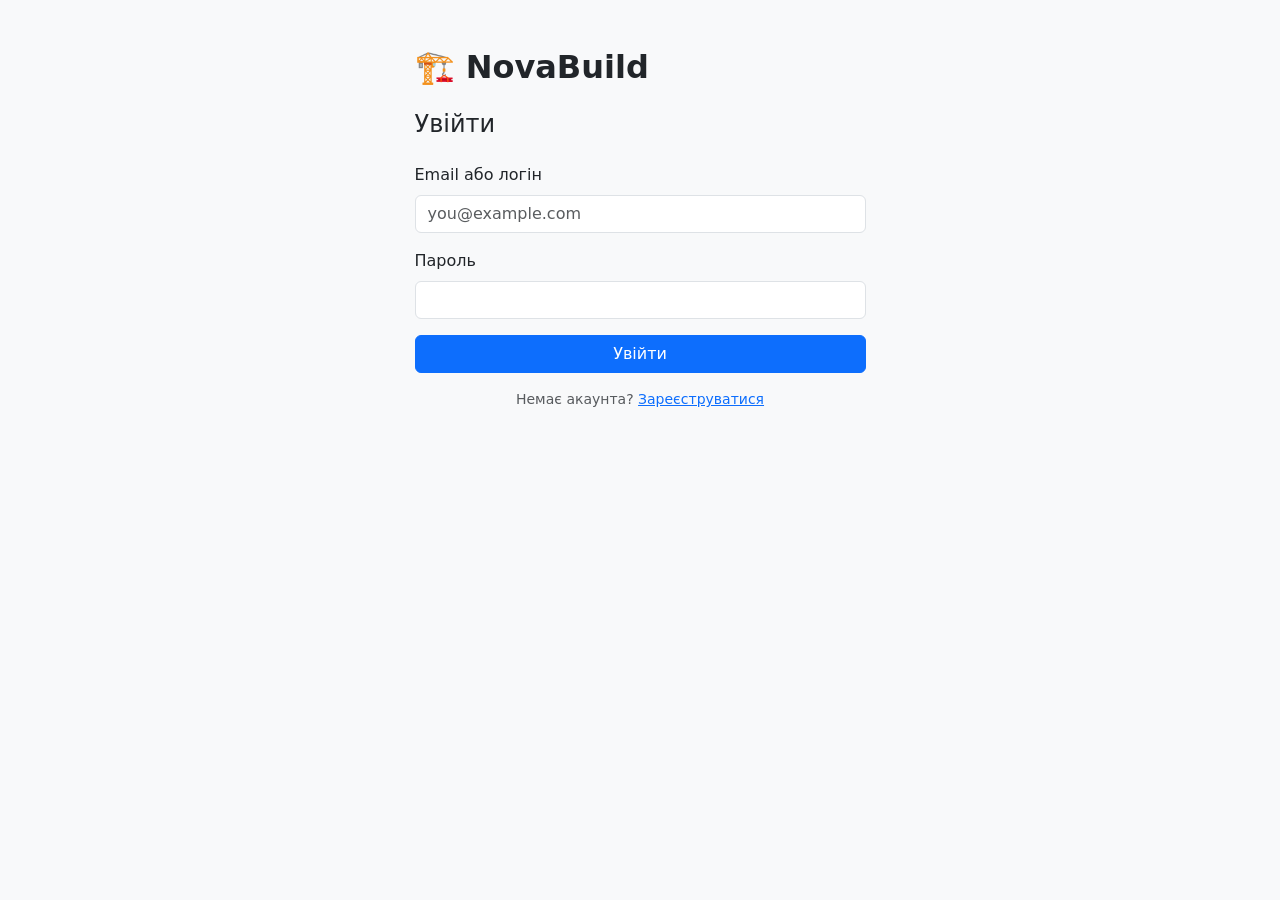
<file: project/frontend/index.html>
<!DOCTYPE html>
<html lang="ru">
<head>
  <meta charset="UTF-8">
  <title>NovaBuild</title>
</head>
<body>
<script>
  location.href = localStorage.getItem('token') ? 'pages/dashboard.html' : 'pages/login.html';
</script>
</body>
</html>
</file>
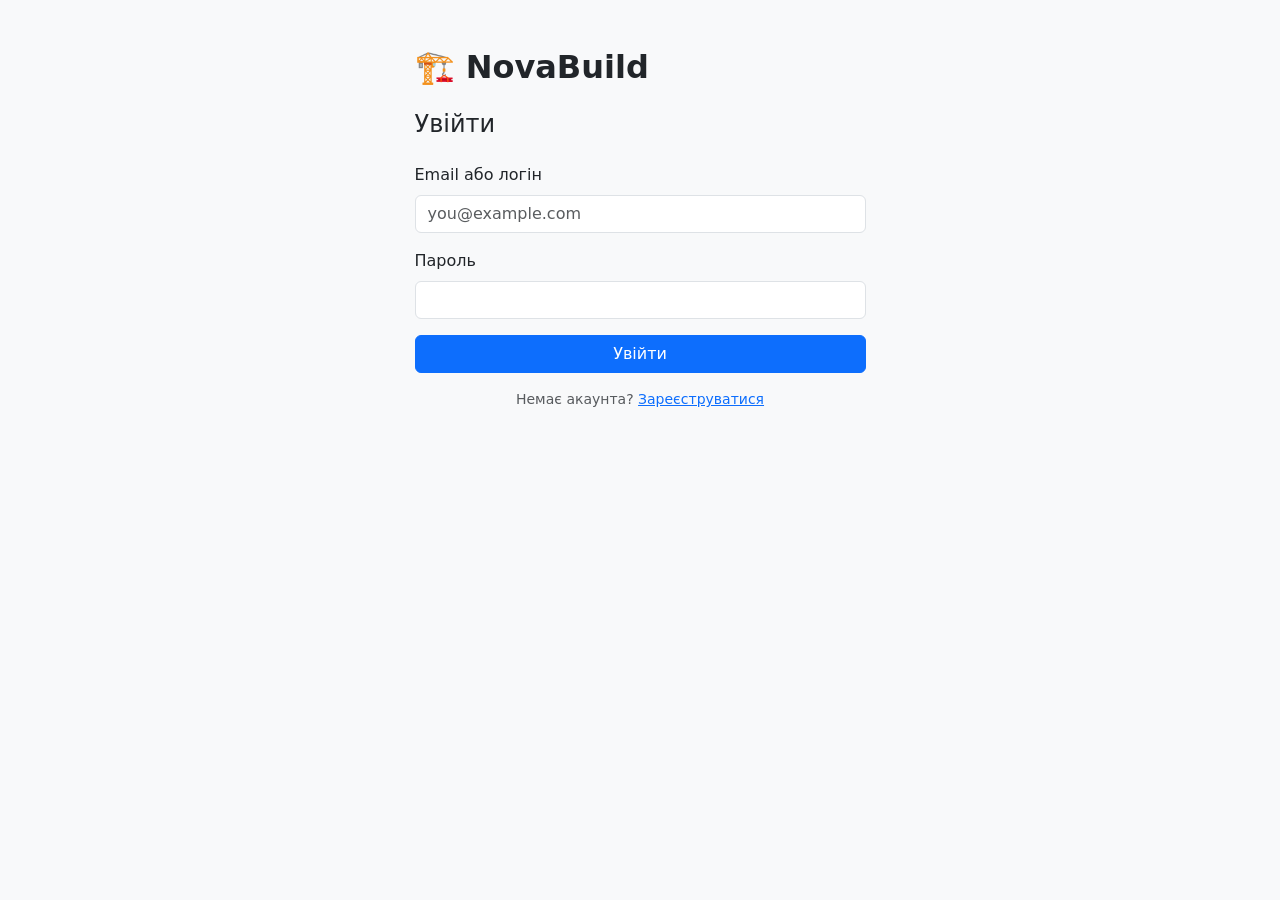
<file: project/frontend/pages/admin.html>
<!DOCTYPE html>
<html lang="uk">
<head>
  <meta charset="UTF-8">
  <meta name="viewport" content="width=device-width, initial-scale=1">
  <title>Адмінка — NovaBuild</title>
  <link href="https://cdn.jsdelivr.net/npm/bootstrap@5.3.3/dist/css/bootstrap.min.css" rel="stylesheet">
  <link rel="stylesheet" href="../css/common.css?v=27">
  <link rel="stylesheet" href="../css/dashboard.css?v=27">
  <link rel="stylesheet" href="../css/admin.css?v=27">
</head>
<body>

<!-- ── NAVBAR ─────────────────────────────────────────────────────────────── -->
<nav class="navbar navbar-dark bg-dark px-4">
  <div class="d-flex align-items-center gap-4">
    <a class="navbar-brand fw-bold mb-0" href="admin.html" id="nav-brand">🏗 NovaBuild</a>
    <a class="text-white small text-decoration-none fw-semibold" href="admin.html" id="nav-home-link">Админка</a>
  </div>
  <div class="d-flex align-items-center gap-2">
    <div class="dropdown">
      <button class="btn btn-outline-light rounded-circle avatar-btn position-relative" type="button" id="nav-bell" data-bs-toggle="dropdown" aria-expanded="false" title="Сповіщення">
        🔔
        <span class="position-absolute top-0 start-100 translate-middle p-1 bg-danger rounded-circle" id="bell-dot" style="display:none"></span>
      </button>
      <div class="dropdown-menu dropdown-menu-end p-0 notifications-dropdown" id="notifications-list">
        <div class="text-muted small p-3 text-center">Завантаження...</div>
      </div>
    </div>
    <div class="dropdown">
      <button class="btn btn-outline-light rounded-circle avatar-btn" type="button" id="nav-avatar" data-bs-toggle="dropdown" aria-expanded="false">?</button>
      <ul class="dropdown-menu dropdown-menu-end" aria-labelledby="nav-avatar">
        <li><span class="dropdown-item-text small text-muted" id="nav-email"></span></li>
        <li><hr class="dropdown-divider"></li>
        <li><a class="dropdown-item" href="cabinet.html">Профіль</a></li>
        <li><a class="dropdown-item" href="#" onclick="logout()">Вийти</a></li>
      </ul>
    </div>
  </div>
</nav>

<div class="container py-5">
  <div class="row g-4">
    <div class="col-lg-8 order-2 order-lg-1">

      <div id="admin-section-urgent" style="display:none">
        <h5 class="fw-semibold mb-1 text-danger">🚨 Екстрені заявки</h5>
        <p class="text-muted small mb-3">«Виклик адміністратора» з чату. Підключитися може будь-який адміністратор; чат живе 3 дні від створення.</p>
        <div id="admin-urgent-list"><p class="text-muted">Завантаження...</p></div>
      </div>

      <div id="admin-section-users">
        <h5 class="fw-semibold mb-3">Усі користувачі</h5>
        <div id="admin-users-list"><p class="text-muted">Завантаження...</p></div>
      </div>

      <div id="admin-section-requests" style="display:none">
        <h5 class="fw-semibold mb-3">Заявки на верифікацію</h5>
        <div id="admin-requests-list"><p class="text-muted">Завантаження...</p></div>
      </div>

      <div id="admin-section-withdrawals" style="display:none">
        <h5 class="fw-semibold mb-3">Заявки на виведення коштів</h5>
        <div id="admin-withdrawals-list"><p class="text-muted">Завантаження...</p></div>
      </div>

      <div id="admin-section-disputes" style="display:none">
        <h5 class="fw-semibold mb-3">Спірні контракти</h5>
        <div id="admin-disputes-list"><p class="text-muted">Завантаження...</p></div>
      </div>

      <div id="admin-section-escalations" style="display:none">
        <h5 class="fw-semibold mb-3">Звернення до адміністрації</h5>
        <div id="admin-escalations-list"><p class="text-muted">Завантаження...</p></div>
      </div>

    </div>

    <div class="col-lg-4 order-1 order-lg-2">
      <div class="card p-3 mb-3">
        <div class="d-flex align-items-center gap-3">
          <div class="avatar-lg rounded-circle bg-primary text-white d-flex align-items-center justify-content-center sidebar-avatar">?</div>
          <div>
            <div class="fw-semibold sidebar-name">—</div>
          </div>
        </div>
        <a href="cabinet.html" class="btn btn-sm btn-outline-secondary w-100 mt-3">Редагувати профіль</a>
      </div>
      <div class="card p-0">
        <div class="list-group list-group-flush">
          <button class="list-group-item list-group-item-action d-flex justify-content-between align-items-center text-danger fw-semibold" id="nav-urgent-btn" onclick="showSection('urgent')">
            🚨 Екстрені заявки
            <span class="badge bg-danger rounded-pill badge-urgent" id="urgent-count" style="display:none"></span>
          </button>
          <button class="list-group-item list-group-item-action active" id="nav-users-btn" onclick="showSection('users')">
            👥 Усі користувачі
          </button>
          <button class="list-group-item list-group-item-action d-flex justify-content-between align-items-center" id="nav-requests-btn" onclick="showSection('requests')">
            📋 Заявки на верифікацію
            <span class="badge bg-danger rounded-pill" id="requests-count" style="display:none"></span>
          </button>
          <button class="list-group-item list-group-item-action d-flex justify-content-between align-items-center" id="nav-withdrawals-btn" onclick="showSection('withdrawals')">
            💸 Заявки на виведення коштів
            <span class="badge bg-danger rounded-pill" id="withdrawals-count" style="display:none"></span>
          </button>
          <button class="list-group-item list-group-item-action d-flex justify-content-between align-items-center" id="nav-disputes-btn" onclick="showSection('disputes')">
            ⚖️ Спірні контракти
            <span class="badge bg-danger rounded-pill" id="disputes-count" style="display:none"></span>
          </button>
          <button class="list-group-item list-group-item-action d-flex justify-content-between align-items-center" id="nav-escalations-btn" onclick="showSection('escalations')">
            🛎 Звернення до адміністрації
            <span class="badge bg-danger rounded-pill" id="escalations-count" style="display:none"></span>
          </button>
        </div>
      </div>
    </div>
  </div>
</div>

<!-- ── MODAL: URGENT SUPPORT CHAT («Екстрена заявка», api/support.php) ─────── -->
<div class="modal fade" id="urgentModal" tabindex="-1">
  <div class="modal-dialog modal-xl modal-dialog-scrollable">
    <div class="modal-content">
      <div class="modal-header bg-danger text-white">
        <h5 class="modal-title fw-bold" id="urgent-title">🚨 Екстрена заявка</h5>
        <button type="button" class="btn-close btn-close-white" data-bs-dismiss="modal"></button>
      </div>
      <div class="modal-body">
        <div id="urgent-error" class="alert alert-danger d-none"></div>
        <div class="row g-3">
          <div class="col-lg-7 d-flex flex-column" style="min-height:420px">
            <div id="urgent-status" class="mb-2"></div>
            <div id="urgent-messages" class="support-messages border rounded p-2" style="max-height:420px; min-height:300px"></div>
            <form class="d-flex gap-2 mt-2" id="urgent-input" onsubmit="sendUrgentMessage(event)">
              <input type="text" class="form-control" id="urgent-text" maxlength="2000" autocomplete="off" placeholder="Відповідь користувачу...">
              <button class="btn btn-danger" type="submit" id="urgent-send">Надіслати</button>
            </form>
          </div>
          <div class="col-lg-5">
            <div id="urgent-context"></div>
          </div>
        </div>
      </div>
      <div class="modal-footer" id="urgent-footer"></div>
    </div>
  </div>
</div>

<!-- ── MODAL: VIEW DOCUMENT ────────────────────────────────────────────────── -->
<div class="modal fade" id="documentModal" tabindex="-1">
  <div class="modal-dialog modal-lg">
    <div class="modal-content">
      <div class="modal-header">
        <h5 class="modal-title fw-bold">Документ заявника</h5>
        <button type="button" class="btn-close" data-bs-dismiss="modal"></button>
      </div>
      <div class="modal-body text-center" id="document-viewer"></div>
    </div>
  </div>
</div>

<!-- ── MODAL: ESCALATION DETAIL (contract + chat + estimate + resolution) ───── -->
<div class="modal fade" id="escalationDetailModal" tabindex="-1">
  <div class="modal-dialog modal-xl modal-dialog-scrollable">
    <div class="modal-content">
      <div class="modal-header">
        <h5 class="modal-title fw-bold">Звернення до адміністрації</h5>
        <button type="button" class="btn-close" data-bs-dismiss="modal"></button>
      </div>
      <div class="modal-body">
        <div id="escalation-detail-error" class="alert alert-danger d-none"></div>
        <div id="escalation-detail-body"><p class="text-muted">Завантаження...</p></div>
      </div>
      <div class="modal-footer">
        <button class="btn btn-secondary" data-bs-dismiss="modal">Закрити</button>
      </div>
    </div>
  </div>
</div>

<script src="https://cdn.jsdelivr.net/npm/bootstrap@5.3.3/dist/js/bootstrap.bundle.min.js"></script>
<script src="../js/common.js?v=27"></script>
<script src="../js/admin.js?v=27"></script>
</body>
</html>
</file>
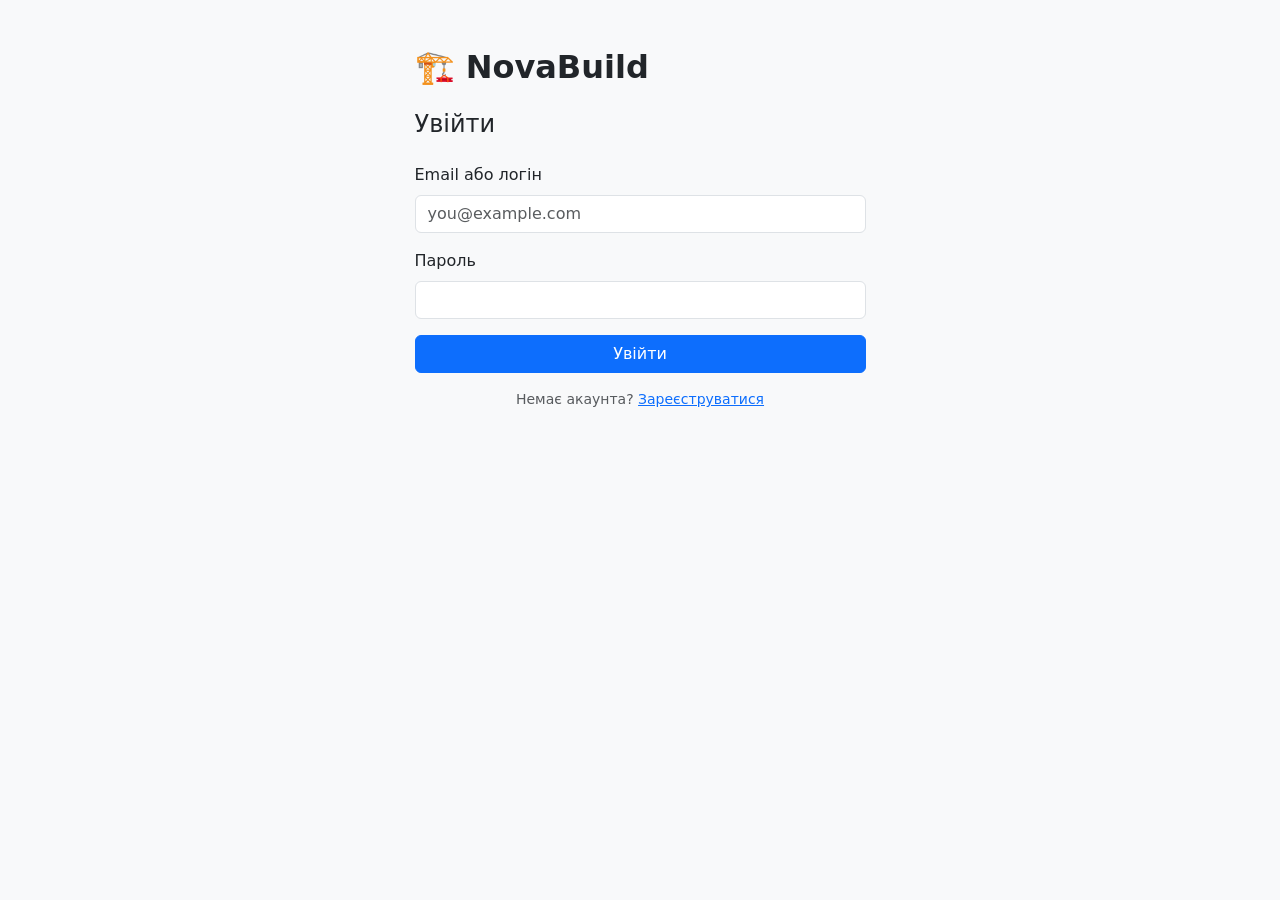
<file: project/frontend/pages/brigade.html>
<!DOCTYPE html>
<html lang="uk">
<head>
  <meta charset="UTF-8">
  <meta name="viewport" content="width=device-width, initial-scale=1">
  <title>Бригада — NovaBuild</title>
  <link href="https://cdn.jsdelivr.net/npm/bootstrap@5.3.3/dist/css/bootstrap.min.css" rel="stylesheet">
  <link rel="stylesheet" href="../css/common.css?v=27">
</head>
<body>

<!-- ── NAVBAR ─────────────────────────────────────────────────────────────── -->
<nav class="navbar navbar-dark bg-dark px-4">
  <div class="d-flex align-items-center gap-4">
    <a class="navbar-brand fw-bold mb-0" href="dashboard.html" id="nav-brand">🏗 NovaBuild</a>
    <a class="text-white small text-decoration-none fw-semibold" href="dashboard.html" id="nav-home-link">Дашборд</a>
    <a class="text-white small text-decoration-none fw-semibold" href="chats.html" id="nav-chat-link" style="display:none">Чат</a>
    <a class="text-white small text-decoration-none fw-semibold" href="contracts.html" id="nav-work-link" style="display:none">Контракти</a>
  </div>
  <div class="d-flex align-items-center gap-2">
    <div class="dropdown">
      <button class="btn btn-outline-light rounded-circle avatar-btn position-relative" type="button" id="nav-bell" data-bs-toggle="dropdown" aria-expanded="false" title="Сповіщення">
        🔔
        <span class="position-absolute top-0 start-100 translate-middle p-1 bg-danger rounded-circle" id="bell-dot" style="display:none"></span>
      </button>
      <div class="dropdown-menu dropdown-menu-end p-0 notifications-dropdown" id="notifications-list">
        <div class="text-muted small p-3 text-center">Завантаження...</div>
      </div>
    </div>
    <div class="dropdown">
      <button class="btn btn-outline-light rounded-circle avatar-btn" type="button" id="nav-avatar" data-bs-toggle="dropdown" aria-expanded="false">?</button>
      <ul class="dropdown-menu dropdown-menu-end" aria-labelledby="nav-avatar">
        <li><span class="dropdown-item-text small text-muted" id="nav-email"></span></li>
        <li><hr class="dropdown-divider"></li>
        <li><a class="dropdown-item" href="cabinet.html">Профіль</a></li>
        <li><a class="dropdown-item" href="#" onclick="logout()">Вийти</a></li>
      </ul>
    </div>
  </div>
</nav>

<div class="container py-5">
  <div class="row justify-content-center">
    <div class="col-lg-9">

      <!-- ── CABINET TABS ─────────────────────────────────────────────────── -->
      <ul class="nav nav-pills mb-4" id="cabinet-tabs">
        <li class="nav-item"><a class="nav-link" href="cabinet.html">Профіль</a></li>
        <li class="nav-item" id="tab-connects-item"><a class="nav-link" href="connects.html">Купити конекти</a></li>
        <li class="nav-item"><a class="nav-link" href="finance.html">Фінансовий звіт</a></li>
        <li class="nav-item" id="tab-brigade-item"><a class="nav-link active" href="brigade.html">👷 Бригада</a></li>
      </ul>

      <h2 class="fw-bold mb-1">Бригада</h2>
      <p class="text-muted mb-4">Працюйте командою: бригадир запрошує учасників, розподіляє ролі, отримує замовлення на бригаду й розподіляє оплату між учасниками.</p>

      <div id="brigade-error" class="alert alert-danger d-none"></div>
      <div id="brigade-invitations"></div>
      <div id="brigade-content"><p class="text-muted">Завантаження...</p></div>

    </div>
  </div>
</div>

<!-- ── MODAL: РОЗПОДІЛ ОПЛАТИ (brigade.js / contract-actions) ───────────────── -->
<div class="modal fade" id="allocationModal" tabindex="-1">
  <div class="modal-dialog">
    <div class="modal-content">
      <div class="modal-header">
        <h5 class="modal-title fw-bold" id="allocation-title">Розподіл оплати</h5>
        <button type="button" class="btn-close" data-bs-dismiss="modal"></button>
      </div>
      <div class="modal-body">
        <div id="allocation-error" class="alert alert-danger d-none"></div>
        <div id="allocation-body"></div>
      </div>
      <div class="modal-footer" id="allocation-footer"></div>
    </div>
  </div>
</div>

<script src="https://cdn.jsdelivr.net/npm/bootstrap@5.3.3/dist/js/bootstrap.bundle.min.js"></script>
<script src="../js/common.js?v=27"></script>
<script src="../js/brigade-allocation.js?v=27"></script>
<script src="../js/brigade.js?v=27"></script>
</body>
</html>
</file>
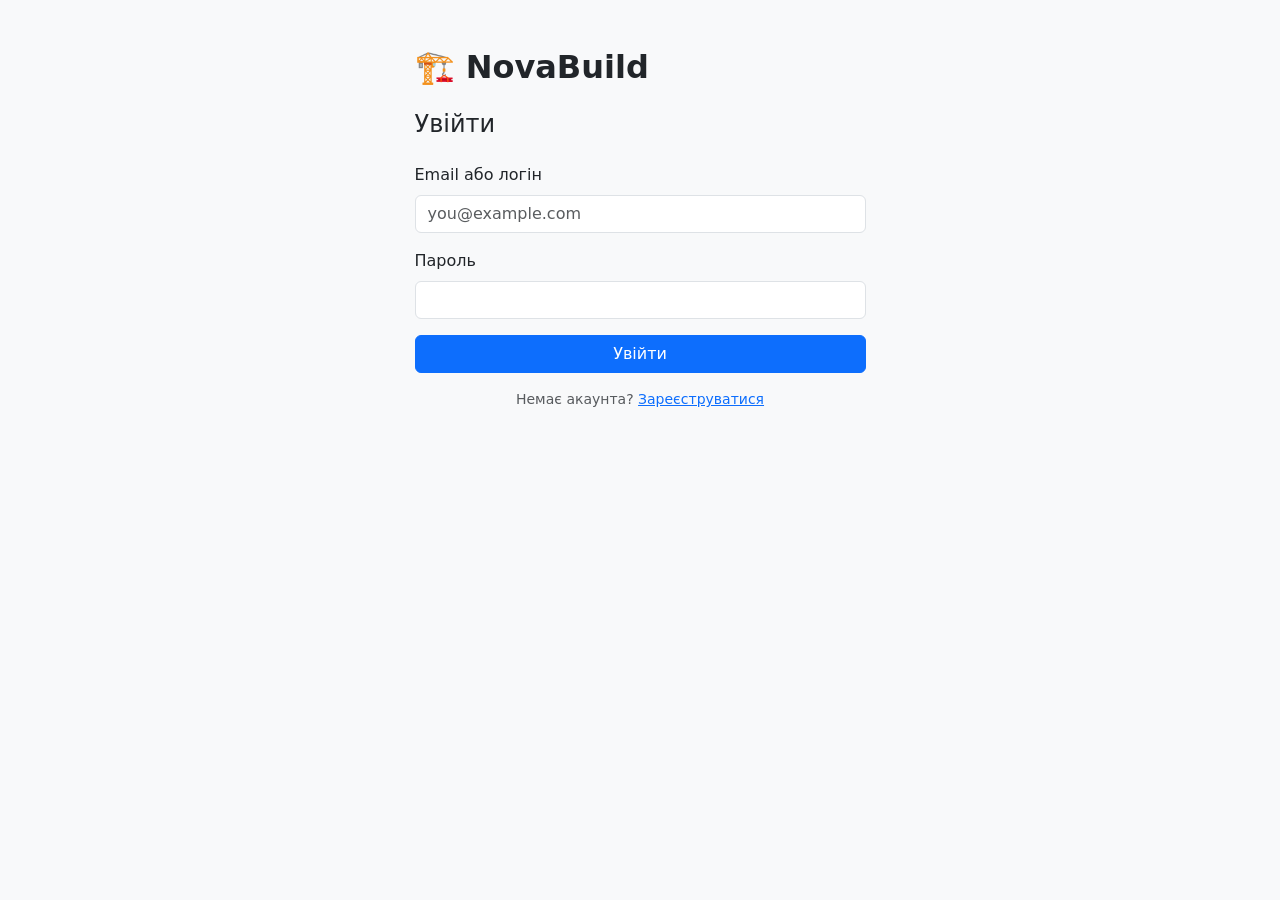
<file: project/frontend/pages/cabinet.html>
<!DOCTYPE html>
<html lang="uk">
<head>
  <meta charset="UTF-8">
  <meta name="viewport" content="width=device-width, initial-scale=1">
  <title>Профіль — NovaBuild</title>
  <link href="https://cdn.jsdelivr.net/npm/bootstrap@5.3.3/dist/css/bootstrap.min.css" rel="stylesheet">
  <link rel="stylesheet" href="../css/common.css?v=27">
  <link rel="stylesheet" href="../css/cabinet.css?v=27">
</head>
<body>

<!-- ── NAVBAR ─────────────────────────────────────────────────────────────── -->
<nav class="navbar navbar-dark bg-dark px-4">
  <div class="d-flex align-items-center gap-4">
    <a class="navbar-brand fw-bold mb-0" href="dashboard.html" id="nav-brand">🏗 NovaBuild</a>
    <a class="text-white small text-decoration-none fw-semibold" href="dashboard.html" id="nav-home-link">Дашборд</a>
    <a class="text-white small text-decoration-none fw-semibold" href="chats.html" id="nav-chat-link" style="display:none">Чат</a>
    <a class="text-white small text-decoration-none fw-semibold" href="contracts.html" id="nav-work-link" style="display:none">Контракти</a>
  </div>
  <div class="d-flex align-items-center gap-2">
    <div class="dropdown">
      <button class="btn btn-outline-light rounded-circle avatar-btn position-relative" type="button" id="nav-bell" data-bs-toggle="dropdown" aria-expanded="false" title="Сповіщення">
        🔔
        <span class="position-absolute top-0 start-100 translate-middle p-1 bg-danger rounded-circle" id="bell-dot" style="display:none"></span>
      </button>
      <div class="dropdown-menu dropdown-menu-end p-0 notifications-dropdown" id="notifications-list">
        <div class="text-muted small p-3 text-center">Завантаження...</div>
      </div>
    </div>
    <div class="dropdown">
      <button class="btn btn-outline-light rounded-circle avatar-btn" type="button" id="nav-avatar" data-bs-toggle="dropdown" aria-expanded="false">?</button>
      <ul class="dropdown-menu dropdown-menu-end" aria-labelledby="nav-avatar">
        <li><span class="dropdown-item-text small text-muted" id="nav-email"></span></li>
        <li><hr class="dropdown-divider"></li>
        <li><a class="dropdown-item" href="cabinet.html">Профіль</a></li>
        <li><a class="dropdown-item" href="#" onclick="logout()">Вийти</a></li>
      </ul>
    </div>
  </div>
</nav>

<div class="container py-5">
  <div class="row justify-content-center">
    <div class="col-md-6">
      <ul class="nav nav-pills mb-4" id="cabinet-tabs" style="display:none">
        <li class="nav-item"><a class="nav-link active" href="cabinet.html">Профіль</a></li>
        <li class="nav-item" id="tab-connects-item"><a class="nav-link" href="connects.html">Купити конекти</a></li>
        <li class="nav-item"><a class="nav-link" href="finance.html">Фінансовий звіт</a></li>
        <li class="nav-item" id="tab-brigade-item" style="display:none"><a class="nav-link" href="brigade.html">👷 Бригада</a></li>
      </ul>

      <h2 class="fw-bold mb-4">Особистий кабінет</h2>

      <div id="profile-error" class="alert alert-danger d-none"></div>
      <div id="profile-success" class="alert alert-success d-none">Профіль збережено</div>

      <!-- avatar + verification -->
      <div class="d-flex align-items-center gap-3 mb-4">
        <div class="position-relative">
          <div class="avatar-xl rounded-circle bg-primary text-white d-flex align-items-center justify-content-center profile-avatar" id="profile-avatar">?</div>
          <label class="avatar-upload-btn" title="Завантажити фото (JPEG/PNG, до 5 МБ)">
            📷
            <input type="file" accept="image/jpeg,image/png" id="avatar-input" class="d-none" onchange="uploadAvatar(this)">
          </label>
        </div>
        <div>
          <span class="badge verification-badge bg-warning text-dark" style="display:none"></span>
          <div id="verification-action" class="mt-2"></div>
        </div>
      </div>

      <!-- balance (client + freelancer only) -->
      <div id="balance-block" class="card p-3 mb-4 d-flex flex-row justify-content-between align-items-center flex-wrap gap-2" style="display:none">
        <div>
          <div class="text-muted small">Баланс</div>
          <div class="fs-4 fw-bold" id="balance-amount">₴ 0</div>
          <div class="text-muted small" id="balance-hint"></div>
        </div>
        <div id="withdrawal-action"></div>
      </div>

      <!-- shared name fields -->
      <div class="mb-3">
        <label class="form-label">Ім'я</label>
        <input type="text" class="form-control" id="profile-first-name">
      </div>
      <div class="mb-3" id="last-name-field">
        <label class="form-label">Прізвище <span class="text-muted small">(бачить лише адміністратор)</span></label>
        <input type="text" class="form-control" id="profile-last-name">
      </div>

      <!-- freelancer fields -->
      <div id="profile-fields-freelancer" style="display:none">
        <div class="mb-3">
          <label class="form-label">Телефон</label>
          <input type="text" class="form-control" id="profile-phone-fl" placeholder="+380 50 000 00 00">
        </div>
        <div class="mb-3">
          <label class="form-label">Вебсайт <span class="text-muted small">(необов'язково)</span></label>
          <input type="text" class="form-control" id="profile-website" placeholder="https://...">
        </div>
        <div class="mb-3">
          <label class="form-label">Спеціалізація</label>
          <input type="text" class="form-control" id="profile-specialization" placeholder="Плиточник, електрик...">
        </div>
        <div class="mb-3">
          <label class="form-label d-flex justify-content-between">
            <span>Опис профілю</span>
            <span class="text-muted small"><span id="about-count">0</span>/3000</span>
          </label>
          <textarea class="form-control" id="profile-about" rows="5" maxlength="3000" oninput="document.getElementById('about-count').textContent = this.value.length"></textarea>
        </div>
      </div>

      <!-- client fields -->
      <div id="profile-fields-client" style="display:none">
        <div class="mb-3">
          <label class="form-label">Компанія <span class="text-muted small">(необов'язково — без неї фрилансери бачать вас як приватну особу)</span></label>
          <input type="text" class="form-control" id="profile-company-name">
        </div>
        <div class="mb-3">
          <label class="form-label">Телефон</label>
          <input type="text" class="form-control" id="profile-phone-cl" placeholder="+380 50 000 00 00">
        </div>
        <div class="mb-3">
          <label class="form-label">Email <span class="text-muted small">(бачить лише адміністратор)</span></label>
          <input type="text" class="form-control" id="profile-email-display" disabled>
        </div>
      </div>

      <!-- admin fields -->
      <div id="profile-fields-admin" style="display:none">
        <div class="mb-3">
          <label class="form-label">Логін</label>
          <input type="text" class="form-control" id="profile-login">
        </div>
      </div>

      <button class="btn btn-primary" onclick="submitProfile()">Зберегти</button>
    </div>
  </div>
</div>

<!-- ── MODAL: VERIFICATION APPLICATION ─────────────────────────────────────── -->
<div class="modal fade" id="verificationModal" tabindex="-1">
  <div class="modal-dialog">
    <div class="modal-content">
      <div class="modal-header">
        <h5 class="modal-title fw-bold">Заявка на верифікацію</h5>
        <button type="button" class="btn-close" data-bs-dismiss="modal"></button>
      </div>
      <div class="modal-body">
        <div id="verification-error" class="alert alert-danger d-none"></div>
        <p class="text-muted small">Завантажте скан або фото паспорта (PDF, PNG або JPEG, до 10 МБ). Заявку розгляне адміністратор.</p>
        <input type="file" class="form-control" accept="application/pdf,image/jpeg,image/png" id="verification-file">
      </div>
      <div class="modal-footer">
        <button class="btn btn-secondary" data-bs-dismiss="modal">Скасувати</button>
        <button class="btn btn-primary" onclick="submitVerification()">Надіслати</button>
      </div>
    </div>
  </div>
</div>

<!-- ── MODAL: WITHDRAWAL REQUEST ────────────────────────────────────────────── -->
<div class="modal fade" id="withdrawalModal" tabindex="-1">
  <div class="modal-dialog">
    <div class="modal-content">
      <div class="modal-header">
        <h5 class="modal-title fw-bold">Виведення коштів</h5>
        <button type="button" class="btn-close" data-bs-dismiss="modal"></button>
      </div>
      <div class="modal-body">
        <div id="withdrawal-error" class="alert alert-danger d-none"></div>
        <p class="text-muted small">Доступно до виведення: <strong id="withdrawal-available">₴ 0</strong></p>
        <div class="mb-2">
          <label class="form-label">Сума, ₴</label>
          <input type="number" class="form-control" id="withdrawal-amount" min="1" step="1">
        </div>
        <p class="text-muted small mb-0">Заявка піде на розгляд адміністратору — гроші спишуться з балансу одразу й повернуться, якщо заявку відхилять.</p>
      </div>
      <div class="modal-footer">
        <button class="btn btn-secondary" data-bs-dismiss="modal">Скасувати</button>
        <button class="btn btn-primary" onclick="submitWithdrawal()">Надіслати заявку</button>
      </div>
    </div>
  </div>
</div>

<script src="https://cdn.jsdelivr.net/npm/bootstrap@5.3.3/dist/js/bootstrap.bundle.min.js"></script>
<script src="../js/common.js?v=27"></script>
<script src="../js/cabinet.js?v=27"></script>
</body>
</html>
</file>
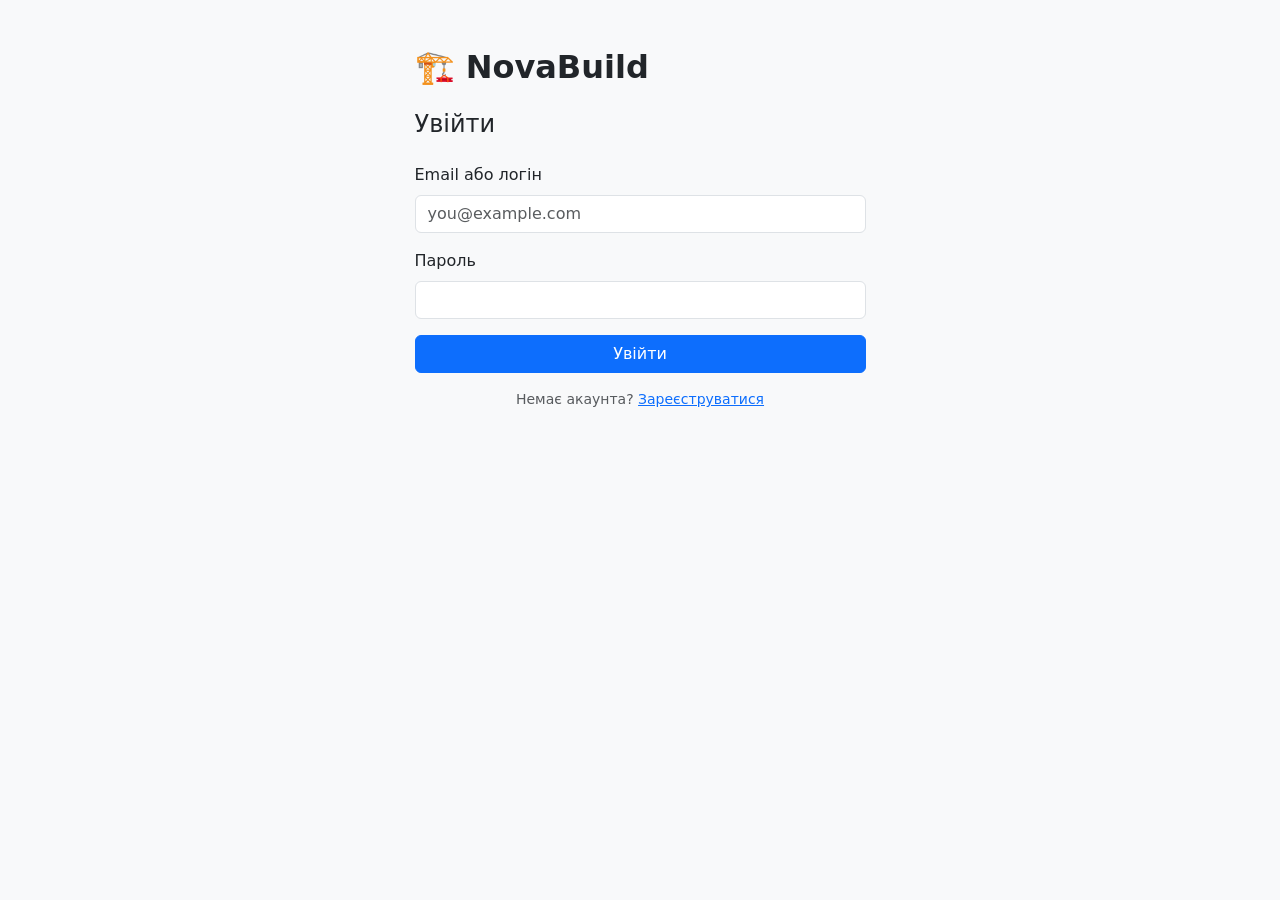
<file: project/frontend/pages/chat.html>
<!DOCTYPE html>
<html lang="uk">
<head>
  <meta charset="UTF-8">
  <meta name="viewport" content="width=device-width, initial-scale=1">
  <title>Чат — NovaBuild</title>
  <link href="https://cdn.jsdelivr.net/npm/bootstrap@5.3.3/dist/css/bootstrap.min.css" rel="stylesheet">
  <link rel="stylesheet" href="../css/common.css?v=27">
  <link rel="stylesheet" href="../css/chat.css?v=27">
</head>
<body>

<!-- ── NAVBAR ─────────────────────────────────────────────────────────────── -->
<nav class="navbar navbar-dark bg-dark px-4">
  <div class="d-flex align-items-center gap-4">
    <a class="navbar-brand fw-bold mb-0" href="dashboard.html" id="nav-brand">🏗 NovaBuild</a>
    <a class="text-white small text-decoration-none fw-semibold" href="dashboard.html" id="nav-home-link">Дашборд</a>
    <a class="text-white small text-decoration-none fw-semibold" href="chats.html" id="nav-chat-link" style="display:none">Чат</a>
    <a class="text-white small text-decoration-none fw-semibold" href="contracts.html" id="nav-work-link" style="display:none">Контракти</a>
  </div>
  <div class="d-flex align-items-center gap-2">
    <div class="dropdown">
      <button class="btn btn-outline-light rounded-circle avatar-btn position-relative" type="button" id="nav-bell" data-bs-toggle="dropdown" aria-expanded="false" title="Сповіщення">
        🔔
        <span class="position-absolute top-0 start-100 translate-middle p-1 bg-danger rounded-circle" id="bell-dot" style="display:none"></span>
      </button>
      <div class="dropdown-menu dropdown-menu-end p-0 notifications-dropdown" id="notifications-list">
        <div class="text-muted small p-3 text-center">Завантаження...</div>
      </div>
    </div>
    <div class="dropdown">
      <button class="btn btn-outline-light rounded-circle avatar-btn" type="button" id="nav-avatar" data-bs-toggle="dropdown" aria-expanded="false">?</button>
      <ul class="dropdown-menu dropdown-menu-end" aria-labelledby="nav-avatar">
        <li><span class="dropdown-item-text small text-muted" id="nav-email"></span></li>
        <li><hr class="dropdown-divider"></li>
        <li><a class="dropdown-item" href="cabinet.html">Профіль</a></li>
        <li><a class="dropdown-item" href="#" onclick="logout()">Вийти</a></li>
      </ul>
    </div>
  </div>
</nav>

<div class="container py-4">
  <div class="row g-4">
    <div class="col-lg-8">

      <!-- ── CHAT HEADER ───────────────────────────────────────────────────── -->
      <div class="d-flex align-items-center gap-2 mb-3">
        <div class="avatar-btn rounded-circle bg-primary text-white d-flex align-items-center justify-content-center" id="chat-avatar" style="width:40px;height:40px">?</div>
        <h5 class="fw-bold mb-0 flex-grow-1" id="chat-title">Чат</h5>
        <!-- support-widget.js: floating window bottom-right -->
        <button type="button" class="btn btn-sm btn-outline-danger position-relative" onclick="SupportWidget.open()">
          🆘 Звернутися до підтримки
          <span class="position-absolute top-0 start-100 translate-middle p-1 bg-danger rounded-circle support-launcher-dot" style="display:none"></span>
        </button>
      </div>

      <div id="chat-error" class="alert alert-warning d-none"></div>

      <!-- ── MESSAGES ──────────────────────────────────────────────────────── -->
      <div id="messages-list" class="chat-messages mb-3"></div>

      <form class="d-flex gap-2" onsubmit="sendMessage(event)">
        <label class="btn btn-outline-secondary mb-0" title="Прикріпити фото або документ (png/jpg/pdf/docx/xlsx, до 15 МБ)">
          📎<input type="file" id="message-files" multiple accept=".png,.jpg,.jpeg,.pdf,.docx,.xlsx" hidden onchange="onChatFilesChange()">
        </label>
        <input type="text" class="form-control" id="message-input" placeholder="Написати повідомлення..." maxlength="5000" autocomplete="off">
        <button class="btn btn-primary" type="submit" id="message-send-btn">Надіслати</button>
      </form>
      <div id="message-files-preview" class="small mt-1"></div>

    </div>

    <!-- ── SIDEBAR: CONTRACTS (смета — часть карточки контракта/этапа) ────── -->
    <div class="col-lg-4">
      <div class="card p-3">
        <div class="d-flex justify-content-between align-items-center mb-2">
          <h6 class="fw-semibold mb-0">Контракти</h6>
          <button class="btn btn-sm btn-primary" id="propose-contract-btn" onclick="openProposeModal()" style="display:none">＋ Контракт</button>
        </div>
        <div id="contract-cards" class="chat-contracts-list"></div>
      </div>
    </div>
  </div>
</div>

<!-- ── MODAL: PROPOSE CONTRACT ──────────────────────────────────────────────── -->
<div class="modal fade" id="proposeModal" tabindex="-1">
  <div class="modal-dialog modal-lg">
    <div class="modal-content">
      <div class="modal-header">
        <h5 class="modal-title fw-bold">Запропонувати контракт</h5>
        <button type="button" class="btn-close" data-bs-dismiss="modal"></button>
      </div>
      <div class="modal-body">
        <div id="propose-error" class="alert alert-danger d-none"></div>

        <div class="mb-3">
          <label class="form-label">Офер <span class="text-muted small">(необов'язково — підтягне ціну й термін)</span></label>
          <select class="form-select" id="propose-offer-select" onchange="onProposeOfferChange()">
            <option value="">— без прив'язки до офера —</option>
          </select>
        </div>

        <div class="mb-3">
          <label class="form-label">Назва контракту <span class="text-muted small">(необов'язково)</span></label>
          <input type="text" class="form-control" id="propose-title" maxlength="150" placeholder="Ремонт ванної кімнати">
          <div class="form-text">З одним виконавцем може бути кілька контрактів одночасно — назва допоможе їх розрізняти.</div>
        </div>

        <!-- shown only when the other side leads a brigade (chat.js loadOtherBrigade) -->
        <div class="mb-3 border rounded p-2" id="propose-brigade-wrap" style="display:none">
          <div class="form-check">
            <input class="form-check-input" type="checkbox" id="propose-to-brigade">
            <label class="form-check-label fw-semibold" for="propose-to-brigade" id="propose-brigade-label">👷 Запропонувати бригаді</label>
          </div>
          <div class="form-text" id="propose-brigade-info"></div>
        </div>

        <div class="mb-3">
          <label class="form-label d-block">Тип контракту</label>
          <div class="form-check form-check-inline">
            <input class="form-check-input" type="radio" name="propose-type" id="propose-type-full" value="full" checked onchange="onProposeTypeChange()">
            <label class="form-check-label" for="propose-type-full">Повний</label>
          </div>
          <div class="form-check form-check-inline">
            <input class="form-check-input" type="radio" name="propose-type" id="propose-type-staged" value="staged" onchange="onProposeTypeChange()">
            <label class="form-check-label" for="propose-type-staged">Поетапний</label>
          </div>
          <div class="form-text" id="propose-type-hint">Домовилися про ціну й термін, зробили роботу — закрили.</div>
        </div>

        <!-- staged only: how the stages are formed (chat.js onProposeModeChange) -->
        <div class="mb-3 border rounded p-2 bg-light" id="propose-mode-wrap" style="display:none">
          <label class="form-label d-block fw-semibold small mb-1">Як формуються етапи</label>
          <div class="form-check">
            <input class="form-check-input" type="radio" name="propose-mode" id="propose-mode-incremental" value="incremental" checked onchange="onProposeModeChange()">
            <label class="form-check-label" for="propose-mode-incremental">Поступово — зараз лише перший етап, наступні формуються по ходу виконання</label>
          </div>
          <div class="form-check">
            <input class="form-check-input" type="radio" name="propose-mode" id="propose-mode-planned" value="planned" onchange="onProposeModeChange()">
            <label class="form-check-label" for="propose-mode-planned">Одразу весь план — описати всі етапи до останнього</label>
          </div>
        </div>

        <!-- single-stage fields: full contract, or stage 1 of an incremental staged contract -->
        <div id="propose-single-wrap">
          <div class="mb-3" id="propose-stage-title-wrap" style="display:none">
            <label class="form-label">Назва першого етапу</label>
            <input type="text" class="form-control" id="propose-stage-title" placeholder="Етап 1: демонтаж і вивезення сміття">
          </div>

          <div class="mb-3">
            <label class="form-label" id="propose-price-label">Ціна, ₴</label>
            <input type="number" class="form-control" id="propose-price" min="1">
          </div>
          <div class="mb-3">
            <label class="form-label" id="propose-deadline-label">Термін <span class="text-muted small">(необов'язково)</span></label>
            <input type="date" class="form-control" id="propose-deadline">
          </div>
        </div>

        <!-- planned staged contract: the whole plan of stages -->
        <div class="mb-3" id="propose-plan-wrap" style="display:none">
          <label class="form-label fw-semibold">План етапів</label>
          <div class="table-responsive">
            <table class="table table-sm align-middle mb-2">
              <thead>
                <tr>
                  <th style="width:32px">#</th>
                  <th>Назва етапу</th>
                  <th style="width:120px">Ціна, ₴</th>
                  <th style="width:150px">Термін</th>
                  <th style="width:32px"></th>
                </tr>
              </thead>
              <tbody id="propose-plan-rows"></tbody>
            </table>
          </div>
          <div class="d-flex justify-content-between align-items-center">
            <button type="button" class="btn btn-sm btn-outline-secondary" onclick="addPlanRow()">＋ Етап</button>
            <span class="fw-semibold small" id="propose-plan-total">Разом: ₴ 0</span>
          </div>
          <div class="form-text">Фрилансер підтверджує план цілком. Етапи стартують по черзі: наступний — автоматично після успішного завершення попереднього. На кожен етап фрилансер може одразу скласти кошторис.</div>
        </div>
        <div class="form-text">Матеріали закуповує замовник самостійно.</div>
      </div>
      <div class="modal-footer">
        <button class="btn btn-secondary" data-bs-dismiss="modal">Скасувати</button>
        <button class="btn btn-primary" onclick="submitPropose()">Надіслати</button>
      </div>
    </div>
  </div>
</div>

<!-- ── MODAL: CONTRACT DETAILS + ACTIONS (shared, see contract-actions.js) ──── -->
<div class="modal fade" id="contractModal" tabindex="-1">
  <div class="modal-dialog modal-dialog-centered">
    <div class="modal-content">
      <div class="modal-header">
        <div class="dropdown" id="contract-actions-wrap" style="display:none">
          <button class="btn btn-sm btn-outline-secondary lh-1 px-2" type="button" data-bs-toggle="dropdown" aria-expanded="false" title="Дії">⋮</button>
          <ul class="dropdown-menu" id="contract-actions-menu"></ul>
        </div>
        <h5 class="modal-title fw-bold mb-0 flex-grow-1 ms-2" id="contract-modal-title">Контракт</h5>
        <button type="button" class="btn-close" data-bs-dismiss="modal"></button>
      </div>
      <div class="modal-body" id="contract-modal-body"></div>
      <div class="modal-footer">
        <a class="btn btn-outline-secondary me-auto" id="contract-chat-link" href="#">Відкрити переписку</a>
        <button class="btn btn-secondary" data-bs-dismiss="modal">Закрити</button>
      </div>
    </div>
  </div>
</div>

<!-- ── MODAL: PROPOSE CHANGE ────────────────────────────────────────────────── -->
<div class="modal fade" id="changeModal" tabindex="-1">
  <div class="modal-dialog">
    <div class="modal-content">
      <div class="modal-header">
        <h5 class="modal-title fw-bold">Запропонувати зміни</h5>
        <button type="button" class="btn-close" data-bs-dismiss="modal"></button>
      </div>
      <div class="modal-body">
        <div id="change-error" class="alert alert-danger d-none"></div>
        <p class="text-muted small">Заповніть те, що хочете змінити, — друге поле можна залишити порожнім.</p>
        <div class="mb-3">
          <label class="form-label">Нова ціна, ₴</label>
          <input type="number" class="form-control" id="change-price" min="1">
        </div>
        <div class="mb-3">
          <label class="form-label">Новий термін</label>
          <input type="date" class="form-control" id="change-deadline">
        </div>
      </div>
      <div class="modal-footer">
        <button class="btn btn-secondary" data-bs-dismiss="modal">Скасувати</button>
        <button class="btn btn-primary" onclick="cmSubmitChange()">Запропонувати</button>
      </div>
    </div>
  </div>
</div>

<!-- ── MODAL: PAY CONTRACT (demo payment stub — money into escrow) ─────────── -->
<div class="modal fade" id="depositModal" tabindex="-1">
  <div class="modal-dialog">
    <div class="modal-content">
      <div class="modal-header">
        <h5 class="modal-title fw-bold">Оплатити контракт</h5>
        <button type="button" class="btn-close" data-bs-dismiss="modal"></button>
      </div>
      <div class="modal-body">
        <div id="deposit-error" class="alert alert-danger d-none"></div>
        <p class="text-muted small">Демо-режим: реальний платіж не виконується, сума зараховується в ескроу одразу. Гроші зберігаються на біржі до закриття контракту.</p>
        <div class="mb-3">
          <label class="form-label">Сума, ₴</label>
          <input type="number" class="form-control" id="deposit-amount" min="10" oninput="cmRenderDepositSplit()">
          <div class="form-text" id="deposit-remaining-hint"></div>
        </div>

        <!-- balance-first split: filled by contract-actions.js cmRenderDepositSplit() -->
        <div id="deposit-split" class="border rounded p-2 mb-3 small" style="display:none"></div>
        <div class="alert alert-info small py-2 mb-3" id="deposit-withdraw-notice"></div>
        <button class="btn btn-success w-100 mb-2" id="deposit-balance-only-btn" style="display:none" onclick="cmSubmitDeposit('')">Оплатити з балансу на сайті</button>

        <div id="deposit-methods">
        <ul class="nav nav-tabs mb-3">
          <li class="nav-item"><button class="nav-link active" data-bs-toggle="tab" data-bs-target="#dep-card" type="button">💳 Картка</button></li>
          <li class="nav-item"><button class="nav-link" data-bs-toggle="tab" data-bs-target="#dep-gpay" type="button">Ⓖ Google Pay</button></li>
          <li class="nav-item"><button class="nav-link" data-bs-toggle="tab" data-bs-target="#dep-liqpay" type="button">🟡 LiqPay</button></li>
        </ul>

        <div class="tab-content">
          <div class="tab-pane fade show active" id="dep-card">
            <div class="mb-2">
              <label class="form-label">Номер картки</label>
              <input type="text" class="form-control" id="deposit-card-number" placeholder="0000 0000 0000 0000"
                     inputmode="numeric" oninput="formatCardNumber(this)">
            </div>
            <div class="row g-2 mb-3">
              <div class="col">
                <label class="form-label">Термін дії</label>
                <input type="text" class="form-control" id="deposit-card-expiry" placeholder="ММ/РР"
                       inputmode="numeric" oninput="formatCardExpiry(this)">
              </div>
              <div class="col">
                <label class="form-label">CVV</label>
                <input type="text" class="form-control" id="deposit-card-cvv" placeholder="000"
                       inputmode="numeric" oninput="this.value = this.value.replace(/\D/g,'').slice(0,3)">
              </div>
            </div>
            <button class="btn btn-primary w-100" onclick="cmSubmitDeposit('card')">Оплатити карткою</button>
          </div>

          <div class="tab-pane fade text-center" id="dep-gpay">
            <p class="text-muted small">Оплата через Google Pay — підтвердження надходить від Google.</p>
            <button class="btn btn-dark" onclick="cmSubmitDeposit('gpay')">Ⓖ Pay — підтвердити оплату</button>
          </div>

          <div class="tab-pane fade text-center" id="dep-liqpay">
            <p class="text-muted small">Оплата через LiqPay — підтвердження надходить від LiqPay.</p>
            <button class="btn btn-warning" onclick="cmSubmitDeposit('liqpay')">🟡 Оплатити через LiqPay</button>
          </div>
        </div>
        </div><!-- /deposit-methods -->
      </div>
      <div class="modal-footer">
        <button class="btn btn-secondary" data-bs-dismiss="modal">Скасувати</button>
      </div>
    </div>
  </div>
</div>

<!-- ── MODAL: ADD / FORM A STAGE (shared, see contract-actions.js) ─────────── -->
<div class="modal fade" id="stageModal" tabindex="-1">
  <div class="modal-dialog">
    <div class="modal-content">
      <div class="modal-header">
        <h5 class="modal-title fw-bold">Сформувати етап</h5>
        <button type="button" class="btn-close" data-bs-dismiss="modal"></button>
      </div>
      <div class="modal-body">
        <div id="stage-error" class="alert alert-danger d-none"></div>
        <div class="mb-3">
          <label class="form-label">Назва етапу</label>
          <input type="text" class="form-control" id="stage-title" placeholder="Етап 2: чорнове оздоблення">
        </div>
        <div class="mb-3">
          <label class="form-label">Ціна етапу, ₴</label>
          <input type="number" class="form-control" id="stage-price" min="1">
        </div>
        <div class="mb-3">
          <label class="form-label">Термін <span class="text-muted small">(необов'язково)</span></label>
          <input type="date" class="form-control" id="stage-deadline">
        </div>
      </div>
      <div class="modal-footer">
        <button class="btn btn-secondary" data-bs-dismiss="modal">Скасувати</button>
        <button class="btn btn-primary" onclick="cmSubmitStage()">Сформувати</button>
      </div>
    </div>
  </div>
</div>

<!-- ── MODAL: ESTIMATE (СМЕТА) ──────────────────────────────────────────────── -->
<div class="modal fade" id="estimateModal" tabindex="-1">
  <div class="modal-dialog modal-lg">
    <div class="modal-content">
      <div class="modal-header">
        <h5 class="modal-title fw-bold">Кошторис</h5>
        <button type="button" class="btn-close" data-bs-dismiss="modal"></button>
      </div>
      <div class="modal-body">
        <div id="estimate-error" class="alert alert-danger d-none"></div>

        <div id="estimate-editor" style="display:none">
          <!-- КОШТОРИС: freelancer fills the form; the client gets a generated .docx (contract-actions.js) -->
          <div class="d-flex justify-content-between align-items-baseline mt-2">
            <h6 class="fw-semibold mb-1">🛠 Роботи</h6>
            <span class="small text-muted" id="estimate-subtotal-work">₴ 0</span>
          </div>
          <div class="form-text mt-0 mb-1">Вартість робіт — довідково, на оплату контракту не впливає.</div>
          <div class="table-responsive">
            <table class="table table-sm align-middle mb-1">
              <thead>
                <tr>
                  <th>Найменування</th>
                  <th style="width:80px">К-сть</th>
                  <th style="width:80px">Од.</th>
                  <th style="width:120px">Ціна/од, ₴</th>
                  <th style="width:32px"></th>
                </tr>
              </thead>
              <tbody id="estimate-rows-work" data-placeholder="Демонтаж, укладання плитки..."></tbody>
            </table>
          </div>
          <button type="button" class="btn btn-sm btn-outline-secondary mb-3" onclick="addEstimateRow('work')">＋ Позиція</button>
          <div class="d-flex justify-content-between align-items-baseline mt-2">
            <h6 class="fw-semibold mb-1">🧱 Матеріали</h6>
            <span class="small text-muted" id="estimate-subtotal-material">₴ 0</span>
          </div>
          <div class="form-text mt-0 mb-1">Матеріали закуповує замовник самостійно.</div>
          <div class="table-responsive">
            <table class="table table-sm align-middle mb-1">
              <thead>
                <tr>
                  <th>Найменування</th>
                  <th style="width:80px">К-сть</th>
                  <th style="width:80px">Од.</th>
                  <th style="width:120px">Ціна/од, ₴</th>
                  <th style="width:32px"></th>
                </tr>
              </thead>
              <tbody id="estimate-rows-material" data-placeholder="Плитка, клей, затирка..."></tbody>
            </table>
          </div>
          <button type="button" class="btn btn-sm btn-outline-secondary mb-3" onclick="addEstimateRow('material')">＋ Позиція</button>
          <div class="mt-1">
            <label class="form-label">Примітка <span class="text-muted small">(необов'язково)</span></label>
            <textarea class="form-control" id="estimate-note" rows="2"></textarea>
          </div>
          <div class="text-end fw-semibold mt-2" id="estimate-editor-total">Разом: ₴ 0</div>
          <div class="form-text text-end">Обидва розділи обов'язкові — без кошторису замовник не може внести депозит. Замовник отримає кошторис документом (.docx).</div>
        </div>

        <div id="estimate-readonly"></div>
      </div>
      <div class="modal-footer" id="estimate-footer"></div>
    </div>
  </div>
</div>

<!-- ── MODAL: ESCALATE TO ADMIN («Вызов администратора») ────────────────────── -->
<div class="modal fade" id="escalateModal" tabindex="-1">
  <div class="modal-dialog">
    <div class="modal-content">
      <div class="modal-header">
        <h5 class="modal-title fw-bold">Покликати адміністратора</h5>
        <button type="button" class="btn-close" data-bs-dismiss="modal"></button>
      </div>
      <div class="modal-body">
        <div id="escalate-error" class="alert alert-danger d-none"></div>
        <p class="text-muted small">Адміністрація побачить умови контракту, усю переписку й кошторис і ухвалить рішення — аж до зміни умов або закриття контракту без згоди сторін.</p>
        <div class="mb-2">
          <label class="form-label">У чому проблема?</label>
          <textarea class="form-control" id="escalate-reason" rows="4" placeholder="Опишіть суть конфлікту..."></textarea>
        </div>
      </div>
      <div class="modal-footer">
        <button class="btn btn-secondary" data-bs-dismiss="modal">Скасувати</button>
        <button class="btn btn-danger" onclick="cmSubmitEscalate()">Надіслати звернення</button>
      </div>
    </div>
  </div>
</div>

<!-- ── FULLSCREEN IMAGE GALLERY (common.js openGallery) ─────────────────── -->
<div id="image-gallery-overlay" class="align-items-center justify-content-center" style="display:none; position:fixed; inset:0; background:rgba(0,0,0,.92); z-index:1090;">
  <button type="button" class="btn btn-light position-absolute" style="top:20px; right:20px;" onclick="closeGallery()">✕ Закрити</button>
  <button type="button" id="gallery-prev" class="btn btn-light position-absolute" style="left:20px; top:50%; transform:translateY(-50%);" onclick="galleryStep(-1)">‹</button>
  <img id="gallery-image" style="max-width:90vw; max-height:85vh; object-fit:contain;">
  <button type="button" id="gallery-next" class="btn btn-light position-absolute" style="right:20px; top:50%; transform:translateY(-50%);" onclick="galleryStep(1)">›</button>
  <div id="gallery-counter" class="text-white position-absolute" style="bottom:20px; left:50%; transform:translateX(-50%);"></div>
</div>

<script src="https://cdn.jsdelivr.net/npm/bootstrap@5.3.3/dist/js/bootstrap.bundle.min.js"></script>
<script src="https://js.pusher.com/8.4/pusher.min.js"></script>
<script src="../js/common.js?v=27"></script>
<script src="../js/brigade-allocation.js?v=27"></script>
<script src="../js/contract-actions.js?v=27"></script>
<script src="../js/support-widget.js?v=27"></script>
<script src="../js/chat.js?v=27"></script>
</body>
</html>
</file>
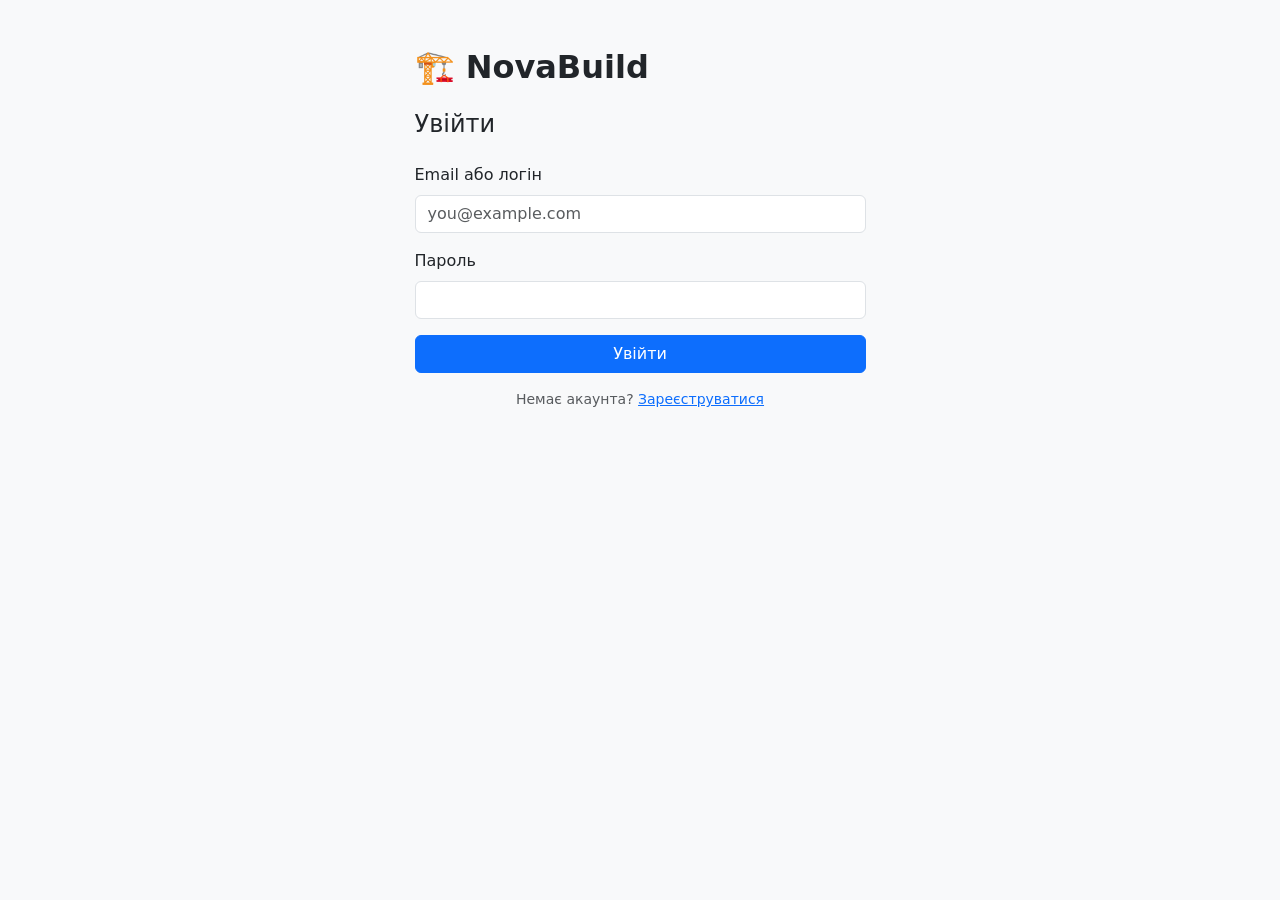
<file: project/frontend/pages/connects.html>
<!DOCTYPE html>
<html lang="uk">
<head>
  <meta charset="UTF-8">
  <meta name="viewport" content="width=device-width, initial-scale=1">
  <title>Купити конекти — NovaBuild</title>
  <link href="https://cdn.jsdelivr.net/npm/bootstrap@5.3.3/dist/css/bootstrap.min.css" rel="stylesheet">
  <link rel="stylesheet" href="../css/common.css?v=27">
  <link rel="stylesheet" href="../css/connects.css?v=27">
</head>
<body>

<!-- ── NAVBAR ─────────────────────────────────────────────────────────────── -->
<nav class="navbar navbar-dark bg-dark px-4">
  <div class="d-flex align-items-center gap-4">
    <a class="navbar-brand fw-bold mb-0" href="dashboard.html" id="nav-brand">🏗 NovaBuild</a>
    <a class="text-white small text-decoration-none fw-semibold" href="dashboard.html" id="nav-home-link">Дашборд</a>
    <a class="text-white small text-decoration-none fw-semibold" href="chats.html" id="nav-chat-link" style="display:none">Чат</a>
    <a class="text-white small text-decoration-none fw-semibold" href="contracts.html" id="nav-work-link" style="display:none">Контракти</a>
  </div>
  <div class="d-flex align-items-center gap-2">
    <div class="dropdown">
      <button class="btn btn-outline-light rounded-circle avatar-btn position-relative" type="button" id="nav-bell" data-bs-toggle="dropdown" aria-expanded="false" title="Сповіщення">
        🔔
        <span class="position-absolute top-0 start-100 translate-middle p-1 bg-danger rounded-circle" id="bell-dot" style="display:none"></span>
      </button>
      <div class="dropdown-menu dropdown-menu-end p-0 notifications-dropdown" id="notifications-list">
        <div class="text-muted small p-3 text-center">Завантаження...</div>
      </div>
    </div>
    <div class="dropdown">
      <button class="btn btn-outline-light rounded-circle avatar-btn" type="button" id="nav-avatar" data-bs-toggle="dropdown" aria-expanded="false">?</button>
      <ul class="dropdown-menu dropdown-menu-end" aria-labelledby="nav-avatar">
        <li><span class="dropdown-item-text small text-muted" id="nav-email"></span></li>
        <li><hr class="dropdown-divider"></li>
        <li><a class="dropdown-item" href="cabinet.html">Профіль</a></li>
        <li><a class="dropdown-item" href="#" onclick="logout()">Вийти</a></li>
      </ul>
    </div>
  </div>
</nav>

<div class="container py-5">
  <div class="row justify-content-center">
    <div class="col-lg-7">

      <!-- ── CABINET TABS ─────────────────────────────────────────────────── -->
      <ul class="nav nav-pills mb-4" id="cabinet-tabs">
        <li class="nav-item"><a class="nav-link" href="cabinet.html">Профіль</a></li>
        <li class="nav-item" id="tab-connects-item"><a class="nav-link active" href="connects.html">Купити конекти</a></li>
        <li class="nav-item"><a class="nav-link" href="finance.html">Фінансовий звіт</a></li>
        <li class="nav-item" id="tab-brigade-item" style="display:none"><a class="nav-link" href="brigade.html">👷 Бригада</a></li>
      </ul>

      <h2 class="fw-bold mb-1">Купити конекти</h2>
      <p class="text-muted mb-4">Баланс: <strong id="current-balance">—</strong> конектів</p>

      <div id="purchase-error" class="alert alert-danger d-none"></div>
      <div id="purchase-success" class="alert alert-success d-none"></div>

      <!-- ── STEP 1: AMOUNT ───────────────────────────────────────────────── -->
      <h6 class="fw-semibold mb-2">1. Оберіть суму поповнення</h6>
      <div class="d-flex gap-2 flex-wrap mb-2" id="amount-options">
        <button type="button" class="btn btn-outline-primary amount-btn" data-amount="100">100 ₴</button>
        <button type="button" class="btn btn-outline-primary amount-btn" data-amount="200">200 ₴</button>
        <button type="button" class="btn btn-outline-primary amount-btn" data-amount="500">500 ₴</button>
        <button type="button" class="btn btn-outline-primary amount-btn" data-amount="1000">1000 ₴</button>
        <button type="button" class="btn btn-outline-primary amount-btn" data-amount="custom">Своя сума</button>
      </div>
      <div class="mb-2" id="custom-amount-wrap" style="display:none">
        <input type="number" class="form-control" id="custom-amount" min="10" max="100000" placeholder="Сума, ₴" style="max-width:200px">
      </div>
      <p class="text-muted small mb-4" id="amount-preview" style="display:none"></p>

      <!-- ── STEP 2: PAYMENT METHOD ───────────────────────────────────────── -->
      <h6 class="fw-semibold mb-2">2. Спосіб оплати</h6>
      <ul class="nav nav-tabs mb-3">
        <li class="nav-item"><button class="nav-link active" data-bs-toggle="tab" data-bs-target="#pay-card" type="button">💳 Картка</button></li>
        <li class="nav-item"><button class="nav-link" data-bs-toggle="tab" data-bs-target="#pay-gpay" type="button">Ⓖ Google Pay</button></li>
        <li class="nav-item"><button class="nav-link" data-bs-toggle="tab" data-bs-target="#pay-liqpay" type="button">🟡 LiqPay</button></li>
      </ul>

      <div class="tab-content">

        <div class="tab-pane fade show active" id="pay-card">
          <div class="card p-3">
            <div class="mb-3">
              <label class="form-label">Номер картки</label>
              <input type="text" class="form-control" id="card-number" placeholder="0000 0000 0000 0000"
                     inputmode="numeric" oninput="formatCardNumber(this)">
            </div>
            <div class="row g-2 mb-3">
              <div class="col">
                <label class="form-label">Термін дії</label>
                <input type="text" class="form-control" id="card-expiry" placeholder="ММ/РР"
                       inputmode="numeric" oninput="formatCardExpiry(this)">
              </div>
              <div class="col">
                <label class="form-label">CVV</label>
                <input type="text" class="form-control" id="card-cvv" placeholder="000"
                       inputmode="numeric" oninput="this.value = this.value.replace(/\D/g,'').slice(0,3)">
              </div>
            </div>
            <button class="btn btn-primary" onclick="submitPurchase('card')">Оплатити карткою</button>
            <p class="text-muted small mt-2 mb-0">Демо-режим: дані картки нікуди не надсилаються й не зберігаються.</p>
          </div>
        </div>

        <div class="tab-pane fade" id="pay-gpay">
          <div class="card p-3 text-center">
            <p class="text-muted small">Оплата через Google Pay — підтвердження надходить від Google.</p>
            <button class="btn btn-dark" onclick="submitPurchase('gpay')">Ⓖ Pay — підтвердити оплату</button>
          </div>
        </div>

        <div class="tab-pane fade" id="pay-liqpay">
          <div class="card p-3 text-center">
            <p class="text-muted small">Оплата через LiqPay — підтвердження надходить від LiqPay.</p>
            <button class="btn btn-warning" onclick="submitPurchase('liqpay')">🟡 Оплатити через LiqPay</button>
          </div>
        </div>

      </div>

    </div>
  </div>
</div>

<script src="https://cdn.jsdelivr.net/npm/bootstrap@5.3.3/dist/js/bootstrap.bundle.min.js"></script>
<script src="../js/common.js?v=27"></script>
<script src="../js/connects.js?v=27"></script>
</body>
</html>
</file>
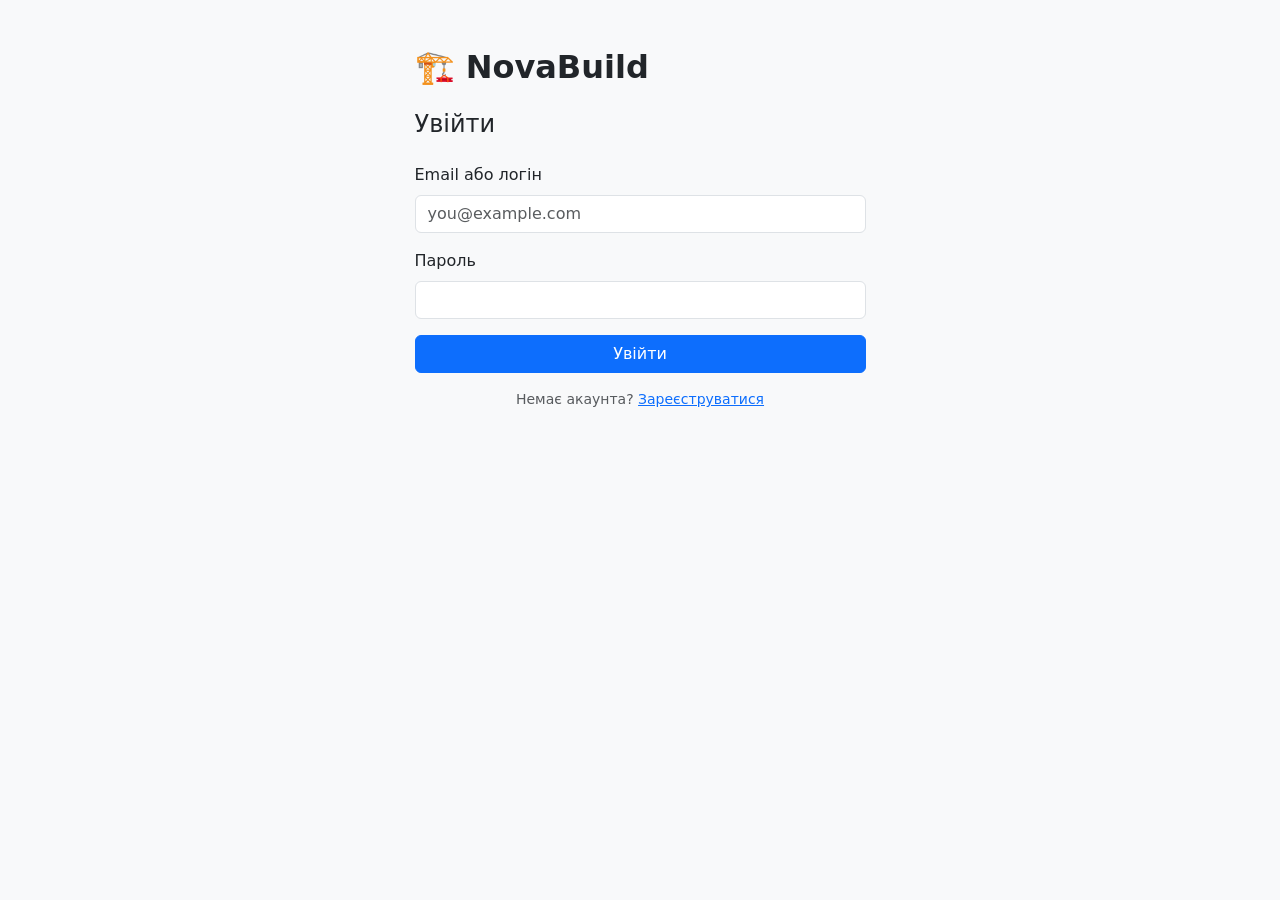
<file: project/frontend/pages/contracts.html>
<!DOCTYPE html>
<html lang="uk">
<head>
  <meta charset="UTF-8">
  <meta name="viewport" content="width=device-width, initial-scale=1">
  <title>Контракти — NovaBuild</title>
  <link href="https://cdn.jsdelivr.net/npm/bootstrap@5.3.3/dist/css/bootstrap.min.css" rel="stylesheet">
  <link rel="stylesheet" href="../css/common.css?v=27">
  <link rel="stylesheet" href="../css/dashboard.css?v=27">
</head>
<body>

<!-- ── NAVBAR ─────────────────────────────────────────────────────────────── -->
<nav class="navbar navbar-dark bg-dark px-4">
  <div class="d-flex align-items-center gap-4">
    <a class="navbar-brand fw-bold mb-0" href="dashboard.html" id="nav-brand">🏗 NovaBuild</a>
    <a class="text-white small text-decoration-none fw-semibold" href="dashboard.html" id="nav-home-link">Дашборд</a>
    <a class="text-white small text-decoration-none fw-semibold" href="chats.html" id="nav-chat-link" style="display:none">Чат</a>
    <a class="text-white small text-decoration-none fw-semibold" href="contracts.html" id="nav-work-link" style="display:none">Контракти</a>
  </div>
  <div class="d-flex align-items-center gap-2">
    <div class="dropdown">
      <button class="btn btn-outline-light rounded-circle avatar-btn position-relative" type="button" id="nav-bell" data-bs-toggle="dropdown" aria-expanded="false" title="Сповіщення">
        🔔
        <span class="position-absolute top-0 start-100 translate-middle p-1 bg-danger rounded-circle" id="bell-dot" style="display:none"></span>
      </button>
      <div class="dropdown-menu dropdown-menu-end p-0 notifications-dropdown" id="notifications-list">
        <div class="text-muted small p-3 text-center">Завантаження...</div>
      </div>
    </div>
    <div class="dropdown">
      <button class="btn btn-outline-light rounded-circle avatar-btn" type="button" id="nav-avatar" data-bs-toggle="dropdown" aria-expanded="false">?</button>
      <ul class="dropdown-menu dropdown-menu-end" aria-labelledby="nav-avatar">
        <li><span class="dropdown-item-text small text-muted" id="nav-email"></span></li>
        <li><hr class="dropdown-divider"></li>
        <li><a class="dropdown-item" href="cabinet.html">Профіль</a></li>
        <li><a class="dropdown-item" href="#" onclick="logout()">Вийти</a></li>
      </ul>
    </div>
  </div>
</nav>

<div class="container py-5" style="max-width:760px">
  <h2 class="fw-bold mb-4">Контракти</h2>

  <ul class="nav nav-pills mb-4" id="contract-tabs">
    <li class="nav-item">
      <button class="nav-link active" type="button" data-tab="active" onclick="switchTab('active')">
        Активні <span class="badge bg-light text-dark ms-1" id="tab-count-active">0</span>
      </button>
    </li>
    <li class="nav-item">
      <button class="nav-link" type="button" data-tab="done" onclick="switchTab('done')">
        Завершені <span class="badge bg-light text-dark ms-1" id="tab-count-done">0</span>
      </button>
    </li>
  </ul>

  <div id="contract-list"><p class="text-muted">Завантаження...</p></div>
</div>

<!-- ── MODAL: CONTRACT DETAILS + ACTIONS ──────────────────────────────────── -->
<div class="modal fade" id="contractModal" tabindex="-1">
  <div class="modal-dialog modal-dialog-centered">
    <div class="modal-content">
      <div class="modal-header">
        <div class="dropdown" id="contract-actions-wrap" style="display:none">
          <button class="btn btn-sm btn-outline-secondary lh-1 px-2" type="button" data-bs-toggle="dropdown" aria-expanded="false" title="Дії">⋮</button>
          <ul class="dropdown-menu" id="contract-actions-menu"></ul>
        </div>
        <h5 class="modal-title fw-bold mb-0 flex-grow-1 ms-2" id="contract-modal-title">Контракт</h5>
        <button type="button" class="btn-close" data-bs-dismiss="modal"></button>
      </div>
      <div class="modal-body" id="contract-modal-body"></div>
      <div class="modal-footer">
        <a class="btn btn-outline-secondary me-auto" id="contract-chat-link" href="#">Відкрити переписку</a>
        <button class="btn btn-secondary" data-bs-dismiss="modal">Закрити</button>
      </div>
    </div>
  </div>
</div>

<!-- ── MODAL: CHANGE CONTRACT TERMS (price / deadline) ─────────────────────── -->
<div class="modal fade" id="changeModal" tabindex="-1">
  <div class="modal-dialog">
    <div class="modal-content">
      <div class="modal-header">
        <h5 class="modal-title fw-bold">Змінити умови</h5>
        <button type="button" class="btn-close" data-bs-dismiss="modal"></button>
      </div>
      <div class="modal-body">
        <div id="change-error" class="alert alert-danger d-none"></div>
        <p class="text-muted small">Заповніть те, що хочете змінити, — друге поле можна залишити порожнім. Друга сторона має прийняти зміну.</p>
        <div class="mb-3">
          <label class="form-label">Нова ціна, ₴</label>
          <input type="number" class="form-control" id="change-price" min="1">
        </div>
        <div class="mb-3">
          <label class="form-label">Новий термін</label>
          <input type="date" class="form-control" id="change-deadline">
        </div>
      </div>
      <div class="modal-footer">
        <button class="btn btn-secondary" data-bs-dismiss="modal">Скасувати</button>
        <button class="btn btn-primary" onclick="cmSubmitChange()">Запропонувати</button>
      </div>
    </div>
  </div>
</div>

<!-- ── MODAL: PAY CONTRACT (demo payment stub — money into escrow) ─────────── -->
<div class="modal fade" id="depositModal" tabindex="-1">
  <div class="modal-dialog">
    <div class="modal-content">
      <div class="modal-header">
        <h5 class="modal-title fw-bold">Оплатити контракт</h5>
        <button type="button" class="btn-close" data-bs-dismiss="modal"></button>
      </div>
      <div class="modal-body">
        <div id="deposit-error" class="alert alert-danger d-none"></div>
        <p class="text-muted small">Демо-режим: реальний платіж не виконується, сума зараховується в ескроу одразу. Гроші зберігаються на біржі до закриття контракту.</p>
        <div class="mb-3">
          <label class="form-label">Сума, ₴</label>
          <input type="number" class="form-control" id="deposit-amount" min="10" oninput="cmRenderDepositSplit()">
          <div class="form-text" id="deposit-remaining-hint"></div>
        </div>

        <!-- balance-first split: filled by contract-actions.js cmRenderDepositSplit() -->
        <div id="deposit-split" class="border rounded p-2 mb-3 small" style="display:none"></div>
        <div class="alert alert-info small py-2 mb-3" id="deposit-withdraw-notice"></div>
        <button class="btn btn-success w-100 mb-2" id="deposit-balance-only-btn" style="display:none" onclick="cmSubmitDeposit('')">Оплатити з балансу на сайті</button>

        <div id="deposit-methods">
        <ul class="nav nav-tabs mb-3">
          <li class="nav-item"><button class="nav-link active" data-bs-toggle="tab" data-bs-target="#dep-card" type="button">💳 Картка</button></li>
          <li class="nav-item"><button class="nav-link" data-bs-toggle="tab" data-bs-target="#dep-gpay" type="button">Ⓖ Google Pay</button></li>
          <li class="nav-item"><button class="nav-link" data-bs-toggle="tab" data-bs-target="#dep-liqpay" type="button">🟡 LiqPay</button></li>
        </ul>

        <div class="tab-content">
          <div class="tab-pane fade show active" id="dep-card">
            <div class="mb-2">
              <label class="form-label">Номер картки</label>
              <input type="text" class="form-control" id="deposit-card-number" placeholder="0000 0000 0000 0000"
                     inputmode="numeric" oninput="formatCardNumber(this)">
            </div>
            <div class="row g-2 mb-3">
              <div class="col">
                <label class="form-label">Термін дії</label>
                <input type="text" class="form-control" id="deposit-card-expiry" placeholder="ММ/РР"
                       inputmode="numeric" oninput="formatCardExpiry(this)">
              </div>
              <div class="col">
                <label class="form-label">CVV</label>
                <input type="text" class="form-control" id="deposit-card-cvv" placeholder="000"
                       inputmode="numeric" oninput="this.value = this.value.replace(/\D/g,'').slice(0,3)">
              </div>
            </div>
            <button class="btn btn-primary w-100" onclick="cmSubmitDeposit('card')">Оплатити карткою</button>
          </div>

          <div class="tab-pane fade text-center" id="dep-gpay">
            <p class="text-muted small">Оплата через Google Pay — підтвердження надходить від Google.</p>
            <button class="btn btn-dark" onclick="cmSubmitDeposit('gpay')">Ⓖ Pay — підтвердити оплату</button>
          </div>

          <div class="tab-pane fade text-center" id="dep-liqpay">
            <p class="text-muted small">Оплата через LiqPay — підтвердження надходить від LiqPay.</p>
            <button class="btn btn-warning" onclick="cmSubmitDeposit('liqpay')">🟡 Оплатити через LiqPay</button>
          </div>
        </div>
        </div><!-- /deposit-methods -->
      </div>
      <div class="modal-footer">
        <button class="btn btn-secondary" data-bs-dismiss="modal">Скасувати</button>
      </div>
    </div>
  </div>
</div>

<!-- ── MODAL: ADD / FORM A STAGE (shared, see contract-actions.js) ─────────── -->
<div class="modal fade" id="stageModal" tabindex="-1">
  <div class="modal-dialog">
    <div class="modal-content">
      <div class="modal-header">
        <h5 class="modal-title fw-bold">Сформувати етап</h5>
        <button type="button" class="btn-close" data-bs-dismiss="modal"></button>
      </div>
      <div class="modal-body">
        <div id="stage-error" class="alert alert-danger d-none"></div>
        <div class="mb-3">
          <label class="form-label">Назва етапу</label>
          <input type="text" class="form-control" id="stage-title" placeholder="Етап 2: чорнове оздоблення">
        </div>
        <div class="mb-3">
          <label class="form-label">Ціна етапу, ₴</label>
          <input type="number" class="form-control" id="stage-price" min="1">
        </div>
        <div class="mb-3">
          <label class="form-label">Термін <span class="text-muted small">(необов'язково)</span></label>
          <input type="date" class="form-control" id="stage-deadline">
        </div>
      </div>
      <div class="modal-footer">
        <button class="btn btn-secondary" data-bs-dismiss="modal">Скасувати</button>
        <button class="btn btn-primary" onclick="cmSubmitStage()">Сформувати</button>
      </div>
    </div>
  </div>
</div>

<!-- ── MODAL: ESTIMATE (СМЕТА) — part of the contract/stage card, shared with chat.html ── -->
<div class="modal fade" id="estimateModal" tabindex="-1">
  <div class="modal-dialog modal-lg">
    <div class="modal-content">
      <div class="modal-header">
        <h5 class="modal-title fw-bold">Кошторис</h5>
        <button type="button" class="btn-close" data-bs-dismiss="modal"></button>
      </div>
      <div class="modal-body">
        <div id="estimate-error" class="alert alert-danger d-none"></div>

        <div id="estimate-editor" style="display:none">
          <!-- КОШТОРИС: freelancer fills the form; the client gets a generated .docx (contract-actions.js) -->
          <div class="d-flex justify-content-between align-items-baseline mt-2">
            <h6 class="fw-semibold mb-1">🛠 Роботи</h6>
            <span class="small text-muted" id="estimate-subtotal-work">₴ 0</span>
          </div>
          <div class="form-text mt-0 mb-1">Вартість робіт — довідково, на оплату контракту не впливає.</div>
          <div class="table-responsive">
            <table class="table table-sm align-middle mb-1">
              <thead>
                <tr>
                  <th>Найменування</th>
                  <th style="width:80px">К-сть</th>
                  <th style="width:80px">Од.</th>
                  <th style="width:120px">Ціна/од, ₴</th>
                  <th style="width:32px"></th>
                </tr>
              </thead>
              <tbody id="estimate-rows-work" data-placeholder="Демонтаж, укладання плитки..."></tbody>
            </table>
          </div>
          <button type="button" class="btn btn-sm btn-outline-secondary mb-3" onclick="addEstimateRow('work')">＋ Позиція</button>
          <div class="d-flex justify-content-between align-items-baseline mt-2">
            <h6 class="fw-semibold mb-1">🧱 Матеріали</h6>
            <span class="small text-muted" id="estimate-subtotal-material">₴ 0</span>
          </div>
          <div class="form-text mt-0 mb-1">Матеріали закуповує замовник самостійно.</div>
          <div class="table-responsive">
            <table class="table table-sm align-middle mb-1">
              <thead>
                <tr>
                  <th>Найменування</th>
                  <th style="width:80px">К-сть</th>
                  <th style="width:80px">Од.</th>
                  <th style="width:120px">Ціна/од, ₴</th>
                  <th style="width:32px"></th>
                </tr>
              </thead>
              <tbody id="estimate-rows-material" data-placeholder="Плитка, клей, затирка..."></tbody>
            </table>
          </div>
          <button type="button" class="btn btn-sm btn-outline-secondary mb-3" onclick="addEstimateRow('material')">＋ Позиція</button>
          <div class="mt-1">
            <label class="form-label">Примітка <span class="text-muted small">(необов'язково)</span></label>
            <textarea class="form-control" id="estimate-note" rows="2"></textarea>
          </div>
          <div class="text-end fw-semibold mt-2" id="estimate-editor-total">Разом: ₴ 0</div>
          <div class="form-text text-end">Обидва розділи обов'язкові — без кошторису замовник не може внести депозит. Замовник отримає кошторис документом (.docx).</div>
        </div>

        <div id="estimate-readonly"></div>
      </div>
      <div class="modal-footer" id="estimate-footer"></div>
    </div>
  </div>
</div>

<!-- ── MODAL: ESCALATE TO ADMIN («Вызов администратора») ────────────────────── -->
<div class="modal fade" id="escalateModal" tabindex="-1">
  <div class="modal-dialog">
    <div class="modal-content">
      <div class="modal-header">
        <h5 class="modal-title fw-bold">Покликати адміністратора</h5>
        <button type="button" class="btn-close" data-bs-dismiss="modal"></button>
      </div>
      <div class="modal-body">
        <div id="escalate-error" class="alert alert-danger d-none"></div>
        <p class="text-muted small">Адміністрація побачить умови контракту, усю переписку й кошторис і ухвалить рішення — аж до зміни умов або закриття контракту без згоди сторін.</p>
        <div class="mb-2">
          <label class="form-label">У чому проблема?</label>
          <textarea class="form-control" id="escalate-reason" rows="4" placeholder="Опишіть суть конфлікту..."></textarea>
        </div>
      </div>
      <div class="modal-footer">
        <button class="btn btn-secondary" data-bs-dismiss="modal">Скасувати</button>
        <button class="btn btn-danger" onclick="cmSubmitEscalate()">Надіслати звернення</button>
      </div>
    </div>
  </div>
</div>

<!-- ── FULLSCREEN IMAGE GALLERY (common.js openGallery) ─────────────────── -->
<div id="image-gallery-overlay" class="align-items-center justify-content-center" style="display:none; position:fixed; inset:0; background:rgba(0,0,0,.92); z-index:1090;">
  <button type="button" class="btn btn-light position-absolute" style="top:20px; right:20px;" onclick="closeGallery()">✕ Закрити</button>
  <button type="button" id="gallery-prev" class="btn btn-light position-absolute" style="left:20px; top:50%; transform:translateY(-50%);" onclick="galleryStep(-1)">‹</button>
  <img id="gallery-image" style="max-width:90vw; max-height:85vh; object-fit:contain;">
  <button type="button" id="gallery-next" class="btn btn-light position-absolute" style="right:20px; top:50%; transform:translateY(-50%);" onclick="galleryStep(1)">›</button>
  <div id="gallery-counter" class="text-white position-absolute" style="bottom:20px; left:50%; transform:translateX(-50%);"></div>
</div>

<script src="https://cdn.jsdelivr.net/npm/bootstrap@5.3.3/dist/js/bootstrap.bundle.min.js"></script>
<script src="../js/common.js?v=27"></script>
<script src="../js/brigade-allocation.js?v=27"></script>
<script src="../js/contract-actions.js?v=27"></script>
<script src="../js/contracts.js?v=27"></script>
</body>
</html>
</file>
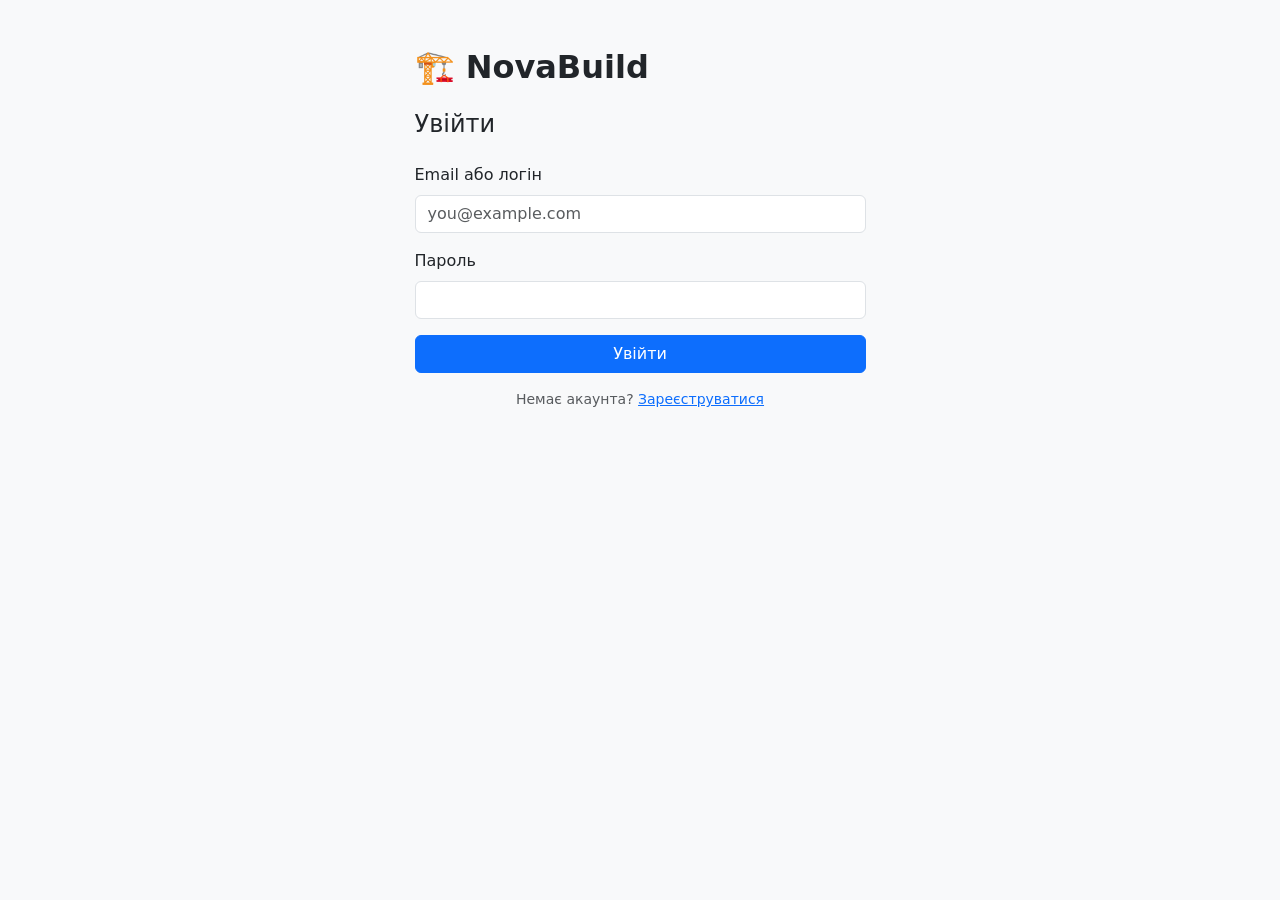
<file: project/frontend/pages/dashboard.html>
<!DOCTYPE html>
<html lang="uk">
<head>
  <meta charset="UTF-8">
  <meta name="viewport" content="width=device-width, initial-scale=1">
  <title>Дашборд — NovaBuild</title>
  <link href="https://cdn.jsdelivr.net/npm/bootstrap@5.3.3/dist/css/bootstrap.min.css" rel="stylesheet">
  <link rel="stylesheet" href="../css/common.css?v=27">
  <link rel="stylesheet" href="../css/dashboard.css?v=27">
</head>
<body>

<!-- ── NAVBAR ─────────────────────────────────────────────────────────────── -->
<nav class="navbar navbar-dark bg-dark px-4">
  <div class="d-flex align-items-center gap-4">
    <a class="navbar-brand fw-bold mb-0" href="dashboard.html" id="nav-brand">🏗 NovaBuild</a>
    <a class="text-white small text-decoration-none fw-semibold" href="dashboard.html" id="nav-home-link">Дашборд</a>
    <a class="text-white small text-decoration-none fw-semibold" href="chats.html" id="nav-chat-link" style="display:none">Чат</a>
    <a class="text-white small text-decoration-none fw-semibold" href="contracts.html" id="nav-work-link" style="display:none">Контракти</a>
  </div>
  <div class="d-flex align-items-center gap-2">
    <div class="dropdown">
      <button class="btn btn-outline-light rounded-circle avatar-btn position-relative" type="button" id="nav-bell" data-bs-toggle="dropdown" aria-expanded="false" title="Сповіщення">
        🔔
        <span class="position-absolute top-0 start-100 translate-middle p-1 bg-danger rounded-circle" id="bell-dot" style="display:none"></span>
      </button>
      <div class="dropdown-menu dropdown-menu-end p-0 notifications-dropdown" id="notifications-list">
        <div class="text-muted small p-3 text-center">Завантаження...</div>
      </div>
    </div>
    <div class="dropdown">
      <button class="btn btn-outline-light rounded-circle avatar-btn" type="button" id="nav-avatar" data-bs-toggle="dropdown" aria-expanded="false">?</button>
      <ul class="dropdown-menu dropdown-menu-end" aria-labelledby="nav-avatar">
        <li><span class="dropdown-item-text small text-muted" id="nav-email"></span></li>
        <li><hr class="dropdown-divider"></li>
        <li><a class="dropdown-item" href="cabinet.html">Профіль</a></li>
        <li><a class="dropdown-item" href="#" onclick="logout()">Вийти</a></li>
      </ul>
    </div>
  </div>
</nav>

<div class="container py-5">

  <!-- CLIENT CONTENT -->
  <div id="client-content" class="row g-4" style="display:none">
    <div class="col-lg-8 order-2 order-lg-1">
      <h5 class="fw-semibold mb-3">Мої офери</h5>
      <div id="client-offers-list">
        <p class="text-muted">Завантаження...</p>
      </div>
    </div>
    <div class="col-lg-4 order-1 order-lg-2">
      <div class="card p-3 mb-3">
        <div class="d-flex align-items-center gap-3 mb-3">
          <div class="avatar-lg rounded-circle bg-primary text-white d-flex align-items-center justify-content-center sidebar-avatar">?</div>
          <div>
            <div class="fw-semibold sidebar-name">—</div>
            <div class="text-muted small sidebar-sub"></div>
          </div>
        </div>
        <div class="mb-3">
          <span class="badge verification-badge bg-warning text-dark" style="display:none"></span>
        </div>
        <a href="cabinet.html" class="btn btn-sm btn-outline-secondary w-100 mb-2">Редагувати профіль</a>
        <button class="btn btn-sm btn-primary w-100" onclick="openCreateOffer()">+ Розмістити офер</button>
      </div>
      <div class="card p-3">
        <div class="d-flex justify-content-between py-1">
          <span class="text-muted small">Оферів розміщено</span>
          <span class="fw-bold" id="stat-offers">—</span>
        </div>
        <div class="d-flex justify-content-between py-1">
          <span class="text-muted small">Заявок отримано</span>
          <span class="fw-bold" id="stat-bids">—</span>
        </div>
        <div class="d-flex justify-content-between py-1">
          <span class="text-muted small">Баланс</span>
          <span class="fw-bold" id="stat-balance-client">—</span>
        </div>
        <div class="text-muted mb-2" style="font-size:.75rem">Баланс спершу витрачається на оплату наступних контрактів, решта — карткою. Виведення для клієнта — лише через техпідтримку.</div>
        <div class="text-end">
          <a href="finance.html" class="small">Фінансовий звіт →</a>
        </div>
      </div>
    </div>
  </div>

  <!-- FREELANCER CONTENT -->
  <div id="freelancer-content" class="row g-4" style="display:none">
    <div class="col-lg-8 order-2 order-lg-1">
      <h5 class="fw-semibold mb-3">Доступні офери</h5>
      <div id="freelancer-offers-list">
        <p class="text-muted">Завантаження...</p>
      </div>
    </div>
    <div class="col-lg-4 order-1 order-lg-2">
      <div class="card p-3 mb-3">
        <div class="d-flex align-items-center gap-3 mb-3">
          <div class="avatar-lg rounded-circle bg-primary text-white d-flex align-items-center justify-content-center sidebar-avatar">?</div>
          <div>
            <div class="fw-semibold sidebar-name">—</div>
            <div class="text-muted small sidebar-sub"></div>
          </div>
        </div>
        <div class="mb-3">
          <span class="badge verification-badge bg-warning text-dark" style="display:none"></span>
        </div>
        <div class="mb-3">
          <div class="d-flex justify-content-between small text-muted mb-1">
            <span>Профіль заповнено</span>
            <span id="profile-completeness-pct">0%</span>
          </div>
          <div class="progress" style="height:6px">
            <div class="progress-bar" id="profile-completeness-bar" style="width:0%"></div>
          </div>
        </div>
        <a href="cabinet.html" class="btn btn-sm btn-outline-secondary w-100">Редагувати профіль</a>
      </div>
      <div class="card p-3">
        <div class="d-flex justify-content-between py-1">
          <span class="text-muted small">Відкритих оферів</span>
          <span class="fw-bold" id="stat-open-offers">—</span>
        </div>
        <div class="d-flex justify-content-between py-1">
          <span class="text-muted small">Моїх заявок</span>
          <span class="fw-bold" id="stat-my-bids">—</span>
        </div>
        <div class="d-flex justify-content-between py-1">
          <span class="text-muted small">Конектів</span>
          <span class="fw-bold" id="stat-connects">—</span>
        </div>
        <div class="text-end mb-2">
          <a href="connects.html" class="small">Купити конекти →</a>
        </div>
        <div class="d-flex justify-content-between py-1">
          <span class="text-muted small">Баланс</span>
          <span class="fw-bold" id="stat-balance">—</span>
        </div>
        <div class="text-end">
          <a href="finance.html" class="small">Фінансовий звіт →</a>
        </div>
      </div>
    </div>
  </div>

</div>

<!-- ── MODAL: NEW / EDIT OFFER ─────────────────────────────────────────────── -->
<div class="modal fade" id="offerModal" tabindex="-1">
  <div class="modal-dialog">
    <div class="modal-content">
      <div class="modal-header">
        <h5 class="modal-title fw-bold" id="offerModalLabel">Новий офер</h5>
        <button type="button" class="btn-close" data-bs-dismiss="modal"></button>
      </div>
      <div class="modal-body">
        <input type="hidden" id="offer-id">
        <div id="offer-error" class="alert alert-danger d-none"></div>
        <div class="mb-3">
          <label class="form-label">Заголовок</label>
          <input type="text" class="form-control" id="offer-title" placeholder="Укладання плитки, 50 м²">
        </div>
        <div class="mb-3">
          <label class="form-label">Опис завдання</label>
          <textarea class="form-control" id="offer-desc" rows="4" placeholder="Опишіть обсяг робіт, матеріали, умови..."></textarea>
        </div>
        <div class="row g-2">
          <div class="col">
            <label class="form-label">Бюджет, ₴</label>
            <input type="number" class="form-control" id="offer-budget" placeholder="50000">
          </div>
          <div class="col">
            <label class="form-label">Термін до</label>
            <input type="date" class="form-control" id="offer-deadline">
          </div>
        </div>
        <div class="mb-3 mt-3">
          <label class="form-label">Файли <span class="text-muted small">(png, jpg, pdf, docx, xlsx — до 15 МБ кожен)</span></label>
          <div id="offer-existing-files" class="mb-2"></div>
          <input type="file" class="form-control" id="offer-files" multiple accept=".png,.jpg,.jpeg,.pdf,.docx,.xlsx">
        </div>
      </div>
      <div class="modal-footer">
        <button class="btn btn-secondary" data-bs-dismiss="modal">Скасувати</button>
        <button class="btn btn-primary" id="offer-submit-btn" onclick="submitOffer()">Розмістити</button>
      </div>
    </div>
  </div>
</div>

<!-- ── MODAL: PLACE BID ─────────────────────────────────────────────────────── -->
<div class="modal fade" id="bidModal" tabindex="-1">
  <div class="modal-dialog">
    <div class="modal-content">
      <div class="modal-header">
        <h5 class="modal-title fw-bold">Подати заявку</h5>
        <button type="button" class="btn-close" data-bs-dismiss="modal"></button>
      </div>
      <div class="modal-body">
        <input type="hidden" id="bid-offer-id">
        <div id="bid-error" class="alert alert-danger d-none"></div>
        <p class="text-muted small">
          Мінімальна ставка — 10 конектів. Що більше поставите, то вище місце в списку
          у замовника (перші 5 місць — за розміром ставки, решта — у випадковому порядку).
        </p>
        <div class="mb-2">
          <label class="form-label">Ставка, конектів</label>
          <input type="number" class="form-control" id="bid-connects" min="10" step="1" value="10">
        </div>
        <div class="text-muted small mb-3">Доступно: <span id="bid-balance">—</span> конектів</div>
        <div class="mb-2">
          <label class="form-label">Повідомлення замовнику</label>
          <textarea class="form-control" id="bid-message" rows="4" placeholder="Розкажіть, чому варто обрати саме вас..."></textarea>
        </div>
        <div id="bid-attachments"></div>
      </div>
      <div class="modal-footer">
        <button class="btn btn-secondary" data-bs-dismiss="modal">Скасувати</button>
        <button class="btn btn-primary" onclick="submitBid()">Надіслати</button>
      </div>
    </div>
  </div>
</div>

<!-- ── MODAL: OFFER DETAIL ──────────────────────────────────────────────────── -->
<div class="modal fade" id="offerDetailModal" tabindex="-1">
  <div class="modal-dialog modal-lg">
    <div class="modal-content">
      <div class="modal-header">
        <h5 class="modal-title fw-bold" id="offer-detail-title">Офер</h5>
        <button type="button" class="btn-close" data-bs-dismiss="modal"></button>
      </div>
      <div class="modal-body">
        <div id="offer-detail-client-info"></div>
        <div id="offer-detail-badges" class="mb-2"></div>
        <p class="mb-3" id="offer-detail-description" style="white-space:pre-wrap"></p>
        <h6 class="fw-semibold">Файли</h6>
        <div id="offer-detail-attachments">
          <p class="text-muted small">Завантаження...</p>
        </div>
      </div>
      <div class="modal-footer">
        <button class="btn btn-secondary" data-bs-dismiss="modal">Закрити</button>
        <button class="btn btn-primary" id="offer-detail-bid-btn" style="display:none">Подати заявку</button>
      </div>
    </div>
  </div>
</div>

<!-- ── FULLSCREEN IMAGE GALLERY ─────────────────────────────────────────────── -->
<div id="image-gallery-overlay" class="align-items-center justify-content-center" style="display:none; position:fixed; inset:0; background:rgba(0,0,0,.92); z-index:1090;">
  <button type="button" class="btn btn-light position-absolute" style="top:20px; right:20px;" onclick="closeGallery()">✕ Закрити</button>
  <button type="button" id="gallery-prev" class="btn btn-light position-absolute" style="left:20px; top:50%; transform:translateY(-50%);" onclick="galleryStep(-1)">‹</button>
  <img id="gallery-image" style="max-width:90vw; max-height:85vh; object-fit:contain;">
  <button type="button" id="gallery-next" class="btn btn-light position-absolute" style="right:20px; top:50%; transform:translateY(-50%);" onclick="galleryStep(1)">›</button>
  <div id="gallery-counter" class="text-white position-absolute" style="bottom:20px; left:50%; transform:translateX(-50%);"></div>
</div>

<script src="https://cdn.jsdelivr.net/npm/bootstrap@5.3.3/dist/js/bootstrap.bundle.min.js"></script>
<script src="../js/common.js?v=27"></script>
<script src="../js/dashboard.js?v=27"></script>
</body>
</html>
</file>
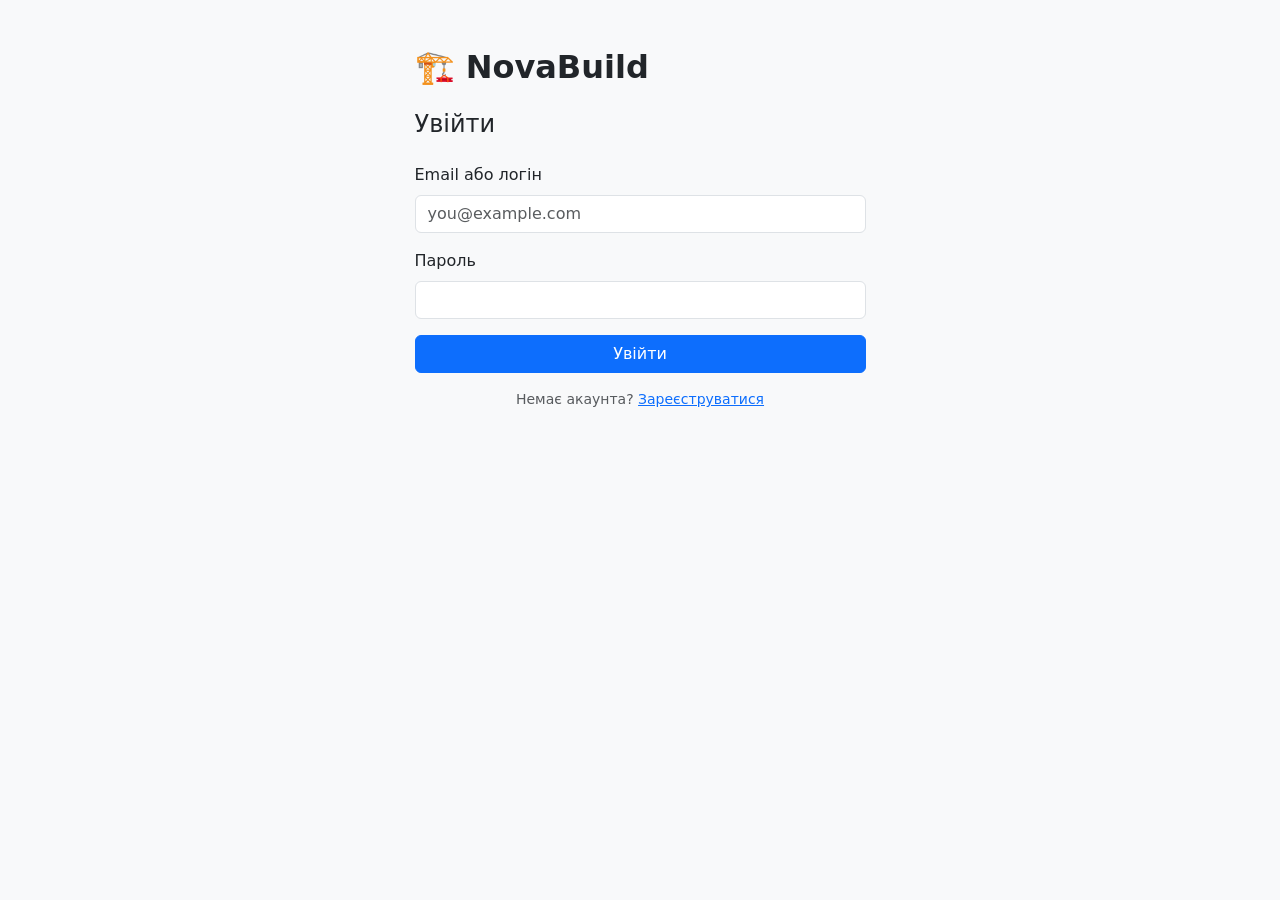
<file: project/frontend/pages/finance.html>
<!DOCTYPE html>
<html lang="uk">
<head>
  <meta charset="UTF-8">
  <meta name="viewport" content="width=device-width, initial-scale=1">
  <title>Фінансовий звіт — NovaBuild</title>
  <link href="https://cdn.jsdelivr.net/npm/bootstrap@5.3.3/dist/css/bootstrap.min.css" rel="stylesheet">
  <link rel="stylesheet" href="../css/common.css?v=27">
  <link rel="stylesheet" href="../css/finance.css?v=27">
</head>
<body>

<!-- ── NAVBAR ─────────────────────────────────────────────────────────────── -->
<nav class="navbar navbar-dark bg-dark px-4">
  <div class="d-flex align-items-center gap-4">
    <a class="navbar-brand fw-bold mb-0" href="dashboard.html" id="nav-brand">🏗 NovaBuild</a>
    <a class="text-white small text-decoration-none fw-semibold" href="dashboard.html" id="nav-home-link">Дашборд</a>
    <a class="text-white small text-decoration-none fw-semibold" href="chats.html" id="nav-chat-link" style="display:none">Чат</a>
    <a class="text-white small text-decoration-none fw-semibold" href="contracts.html" id="nav-work-link" style="display:none">Контракти</a>
  </div>
  <div class="d-flex align-items-center gap-2">
    <div class="dropdown">
      <button class="btn btn-outline-light rounded-circle avatar-btn position-relative" type="button" id="nav-bell" data-bs-toggle="dropdown" aria-expanded="false" title="Сповіщення">
        🔔
        <span class="position-absolute top-0 start-100 translate-middle p-1 bg-danger rounded-circle" id="bell-dot" style="display:none"></span>
      </button>
      <div class="dropdown-menu dropdown-menu-end p-0 notifications-dropdown" id="notifications-list">
        <div class="text-muted small p-3 text-center">Завантаження...</div>
      </div>
    </div>
    <div class="dropdown">
      <button class="btn btn-outline-light rounded-circle avatar-btn" type="button" id="nav-avatar" data-bs-toggle="dropdown" aria-expanded="false">?</button>
      <ul class="dropdown-menu dropdown-menu-end" aria-labelledby="nav-avatar">
        <li><span class="dropdown-item-text small text-muted" id="nav-email"></span></li>
        <li><hr class="dropdown-divider"></li>
        <li><a class="dropdown-item" href="cabinet.html">Профіль</a></li>
        <li><a class="dropdown-item" href="#" onclick="logout()">Вийти</a></li>
      </ul>
    </div>
  </div>
</nav>

<div class="container py-5">
  <div class="row justify-content-center">
    <div class="col-lg-9">

      <!-- ── CABINET TABS ─────────────────────────────────────────────────── -->
      <ul class="nav nav-pills mb-4" id="cabinet-tabs">
        <li class="nav-item"><a class="nav-link" href="cabinet.html">Профіль</a></li>
        <li class="nav-item" id="tab-connects-item"><a class="nav-link" href="connects.html">Купити конекти</a></li>
        <li class="nav-item"><a class="nav-link active" href="finance.html">Фінансовий звіт</a></li>
        <li class="nav-item" id="tab-brigade-item" style="display:none"><a class="nav-link" href="brigade.html">👷 Бригада</a></li>
      </ul>

      <h2 class="fw-bold mb-1">Фінансовий звіт</h2>
      <p class="text-muted mb-4">Баланс: <strong id="current-balance">—</strong></p>

      <div id="finance-error" class="alert alert-warning d-none"></div>

      <div class="d-flex justify-content-between align-items-center flex-wrap gap-3 mb-3">
        <div class="btn-group" role="group" id="period-group">
          <button type="button" class="btn btn-outline-secondary period-btn active" data-period="month">Місяць</button>
          <button type="button" class="btn btn-outline-secondary period-btn" data-period="year">Рік</button>
          <button type="button" class="btn btn-outline-secondary period-btn" data-period="all">Увесь час</button>
        </div>
        <div class="d-flex gap-3 small" id="finance-totals">
          <span class="finance-legend-item"><span class="finance-line-key" style="background:#2a78d6"></span><span id="totals-in">—</span></span>
          <span class="finance-legend-item"><span class="finance-line-key" style="background:#eb6834"></span><span id="totals-out">—</span></span>
        </div>
      </div>

      <div class="card p-3 position-relative">
        <div id="finance-chart-wrap"><p class="text-muted mb-0">Завантаження...</p></div>
        <div id="finance-tooltip" class="finance-tooltip"></div>
      </div>

      <a href="#" class="small d-inline-block mt-2" id="toggle-table-link" onclick="toggleTable(); return false;" style="display:none">Показати таблицю</a>
      <div id="finance-table-wrap"></div>

    </div>
  </div>
</div>

<script src="https://cdn.jsdelivr.net/npm/bootstrap@5.3.3/dist/js/bootstrap.bundle.min.js"></script>
<script src="../js/common.js?v=27"></script>
<script src="../js/finance.js?v=27"></script>
</body>
</html>
</file>
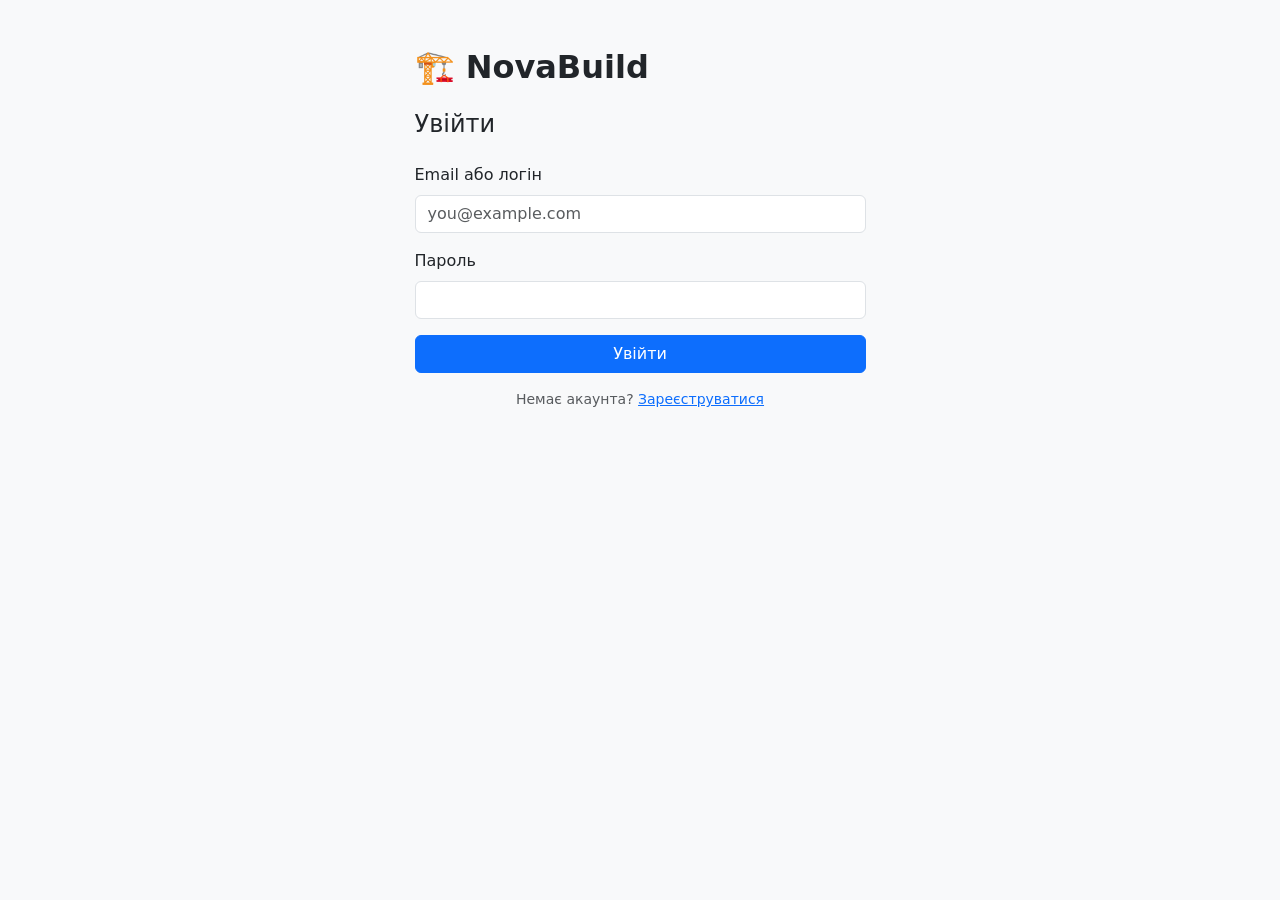
<file: project/frontend/pages/login.html>
<!DOCTYPE html>
<html lang="uk">
<head>
  <meta charset="UTF-8">
  <meta name="viewport" content="width=device-width, initial-scale=1">
  <title>Вхід — NovaBuild</title>
  <link href="https://cdn.jsdelivr.net/npm/bootstrap@5.3.3/dist/css/bootstrap.min.css" rel="stylesheet">
  <link rel="stylesheet" href="../css/common.css?v=27">
  <link rel="stylesheet" href="../css/auth.css?v=27">
</head>
<body>

<div class="container py-5">
  <div class="row justify-content-center">
    <div class="col-md-5">
      <h2 class="mb-4 fw-bold">🏗 NovaBuild</h2>
      <h4 class="mb-4">Увійти</h4>
      <div id="login-error" class="alert alert-danger d-none"></div>
      <div class="mb-3">
        <label class="form-label">Email або логін</label>
        <input type="text" class="form-control" id="login-email" placeholder="you@example.com">
      </div>
      <div class="mb-3">
        <label class="form-label">Пароль</label>
        <input type="password" class="form-control" id="login-password">
      </div>
      <button class="btn btn-primary w-100" onclick="doLogin()">Увійти</button>
      <p class="text-center mt-3 text-muted small">
        Немає акаунта? <a href="register.html">Зареєструватися</a>
      </p>
    </div>
  </div>
</div>

<script src="../js/common.js?v=27"></script>
<script src="../js/auth.js?v=27"></script>
<script>
  // requireAuth() lands here with ?banned=1 when the account got blocked mid-session
  if (new URLSearchParams(location.search).get('banned')) {
    showError('login-error', 'Акаунт заблоковано. Зверніться до підтримки.');
  }
</script>
</body>
</html>
</file>
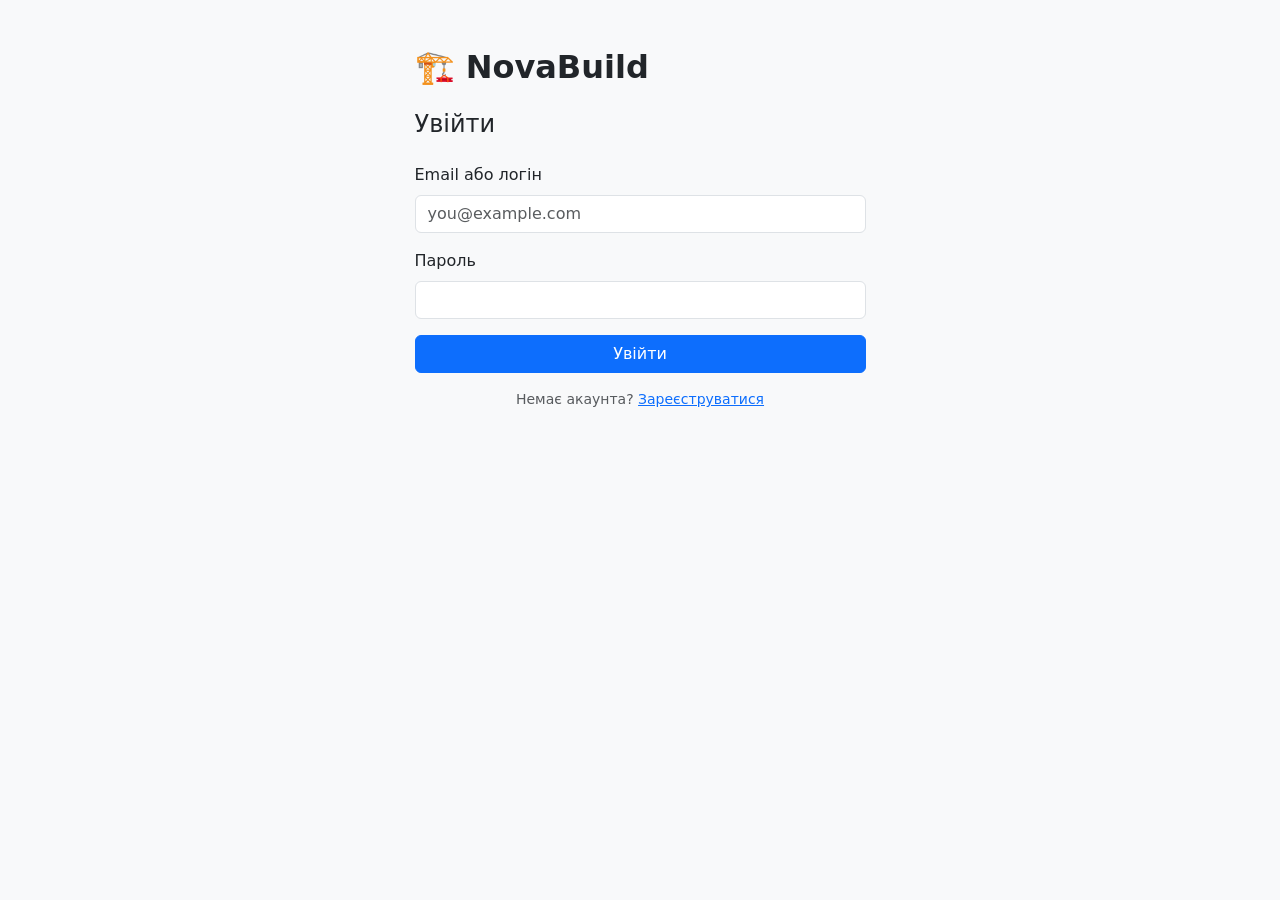
<file: project/frontend/pages/offer.html>
<!DOCTYPE html>
<html lang="uk">
<head>
  <meta charset="UTF-8">
  <meta name="viewport" content="width=device-width, initial-scale=1">
  <title>Заявки на офер — NovaBuild</title>
  <link href="https://cdn.jsdelivr.net/npm/bootstrap@5.3.3/dist/css/bootstrap.min.css" rel="stylesheet">
  <link rel="stylesheet" href="../css/common.css?v=27">
  <link rel="stylesheet" href="../css/dashboard.css?v=27">
</head>
<body>

<!-- ── NAVBAR ─────────────────────────────────────────────────────────────── -->
<nav class="navbar navbar-dark bg-dark px-4">
  <div class="d-flex align-items-center gap-4">
    <a class="navbar-brand fw-bold mb-0" href="dashboard.html" id="nav-brand">🏗 NovaBuild</a>
    <a class="text-white small text-decoration-none fw-semibold" href="dashboard.html" id="nav-home-link">Дашборд</a>
    <a class="text-white small text-decoration-none fw-semibold" href="chats.html" id="nav-chat-link" style="display:none">Чат</a>
    <a class="text-white small text-decoration-none fw-semibold" href="contracts.html" id="nav-work-link" style="display:none">Контракти</a>
  </div>
  <div class="d-flex align-items-center gap-2">
    <div class="dropdown">
      <button class="btn btn-outline-light rounded-circle avatar-btn position-relative" type="button" id="nav-bell" data-bs-toggle="dropdown" aria-expanded="false" title="Сповіщення">
        🔔
        <span class="position-absolute top-0 start-100 translate-middle p-1 bg-danger rounded-circle" id="bell-dot" style="display:none"></span>
      </button>
      <div class="dropdown-menu dropdown-menu-end p-0 notifications-dropdown" id="notifications-list">
        <div class="text-muted small p-3 text-center">Завантаження...</div>
      </div>
    </div>
    <div class="dropdown">
      <button class="btn btn-outline-light rounded-circle avatar-btn" type="button" id="nav-avatar" data-bs-toggle="dropdown" aria-expanded="false">?</button>
      <ul class="dropdown-menu dropdown-menu-end" aria-labelledby="nav-avatar">
        <li><span class="dropdown-item-text small text-muted" id="nav-email"></span></li>
        <li><hr class="dropdown-divider"></li>
        <li><a class="dropdown-item" href="cabinet.html">Профіль</a></li>
        <li><a class="dropdown-item" href="#" onclick="logout()">Вийти</a></li>
      </ul>
    </div>
  </div>
</nav>

<div class="container py-5">
  <p class="mb-3"><a href="dashboard.html" class="text-decoration-none">← До дашборду</a></p>

  <div id="offer-error" class="alert alert-warning d-none"></div>

  <div id="offer-summary" class="card p-3 mb-4">
    <p class="text-muted">Завантаження...</p>
  </div>

  <h5 class="fw-semibold mb-3">Заявки <span class="text-muted small">(перші 5 місць — за розміром ставки, решта — у випадковому порядку)</span></h5>
  <div id="bids-list">
    <p class="text-muted">Завантаження...</p>
  </div>
</div>

<!-- ── FULLSCREEN IMAGE GALLERY ─────────────────────────────────────────────── -->
<div id="image-gallery-overlay" class="align-items-center justify-content-center" style="display:none; position:fixed; inset:0; background:rgba(0,0,0,.92); z-index:1090;">
  <button type="button" class="btn btn-light position-absolute" style="top:20px; right:20px;" onclick="closeGallery()">✕ Закрити</button>
  <button type="button" id="gallery-prev" class="btn btn-light position-absolute" style="left:20px; top:50%; transform:translateY(-50%);" onclick="galleryStep(-1)">‹</button>
  <img id="gallery-image" style="max-width:90vw; max-height:85vh; object-fit:contain;">
  <button type="button" id="gallery-next" class="btn btn-light position-absolute" style="right:20px; top:50%; transform:translateY(-50%);" onclick="galleryStep(1)">›</button>
  <div id="gallery-counter" class="text-white position-absolute" style="bottom:20px; left:50%; transform:translateX(-50%);"></div>
</div>

<script src="https://cdn.jsdelivr.net/npm/bootstrap@5.3.3/dist/js/bootstrap.bundle.min.js"></script>
<script src="../js/common.js?v=27"></script>
<script src="../js/offer.js?v=27"></script>
</body>
</html>
</file>
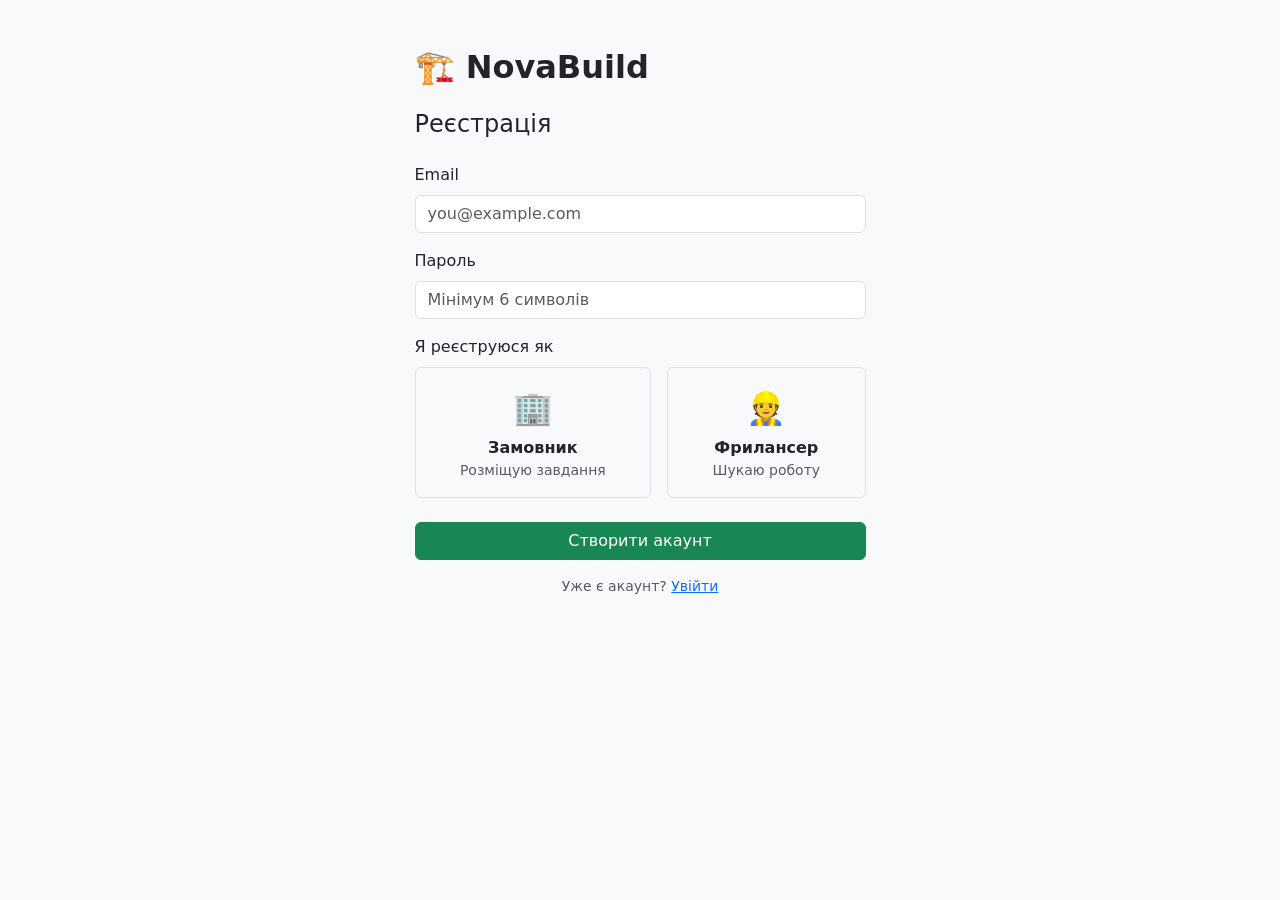
<file: project/frontend/pages/register.html>
<!DOCTYPE html>
<html lang="uk">
<head>
  <meta charset="UTF-8">
  <meta name="viewport" content="width=device-width, initial-scale=1">
  <title>Реєстрація — NovaBuild</title>
  <link href="https://cdn.jsdelivr.net/npm/bootstrap@5.3.3/dist/css/bootstrap.min.css" rel="stylesheet">
  <link rel="stylesheet" href="../css/common.css?v=27">
  <link rel="stylesheet" href="../css/auth.css?v=27">
</head>
<body>

<div class="container py-5">
  <div class="row justify-content-center">
    <div class="col-md-5">
      <h2 class="mb-4 fw-bold">🏗 NovaBuild</h2>
      <h4 class="mb-4">Реєстрація</h4>
      <div id="reg-error" class="alert alert-danger d-none"></div>
      <div class="mb-3">
        <label class="form-label">Email</label>
        <input type="email" class="form-control" id="reg-email" placeholder="you@example.com">
      </div>
      <div class="mb-3">
        <label class="form-label">Пароль</label>
        <input type="password" class="form-control" id="reg-password" placeholder="Мінімум 6 символів">
      </div>
      <div class="mb-4">
        <label class="form-label">Я реєструюся як</label>
        <div class="d-flex gap-3">
          <div class="role-card flex-fill p-3 border rounded text-center" data-role="client" onclick="selectRole('client')">
            <div class="fs-2">🏢</div>
            <div class="fw-semibold mt-1">Замовник</div>
            <div class="text-muted small">Розміщую завдання</div>
          </div>
          <div class="role-card flex-fill p-3 border rounded text-center" data-role="freelancer" onclick="selectRole('freelancer')">
            <div class="fs-2">👷</div>
            <div class="fw-semibold mt-1">Фрилансер</div>
            <div class="text-muted small">Шукаю роботу</div>
          </div>
        </div>
        <input type="hidden" id="reg-role" value="">
      </div>
      <button class="btn btn-success w-100" onclick="doRegister()">Створити акаунт</button>
      <p class="text-center mt-3 text-muted small">
        Уже є акаунт? <a href="login.html">Увійти</a>
      </p>
    </div>
  </div>
</div>

<script src="../js/common.js?v=27"></script>
<script src="../js/auth.js?v=27"></script>
</body>
</html>
</file>
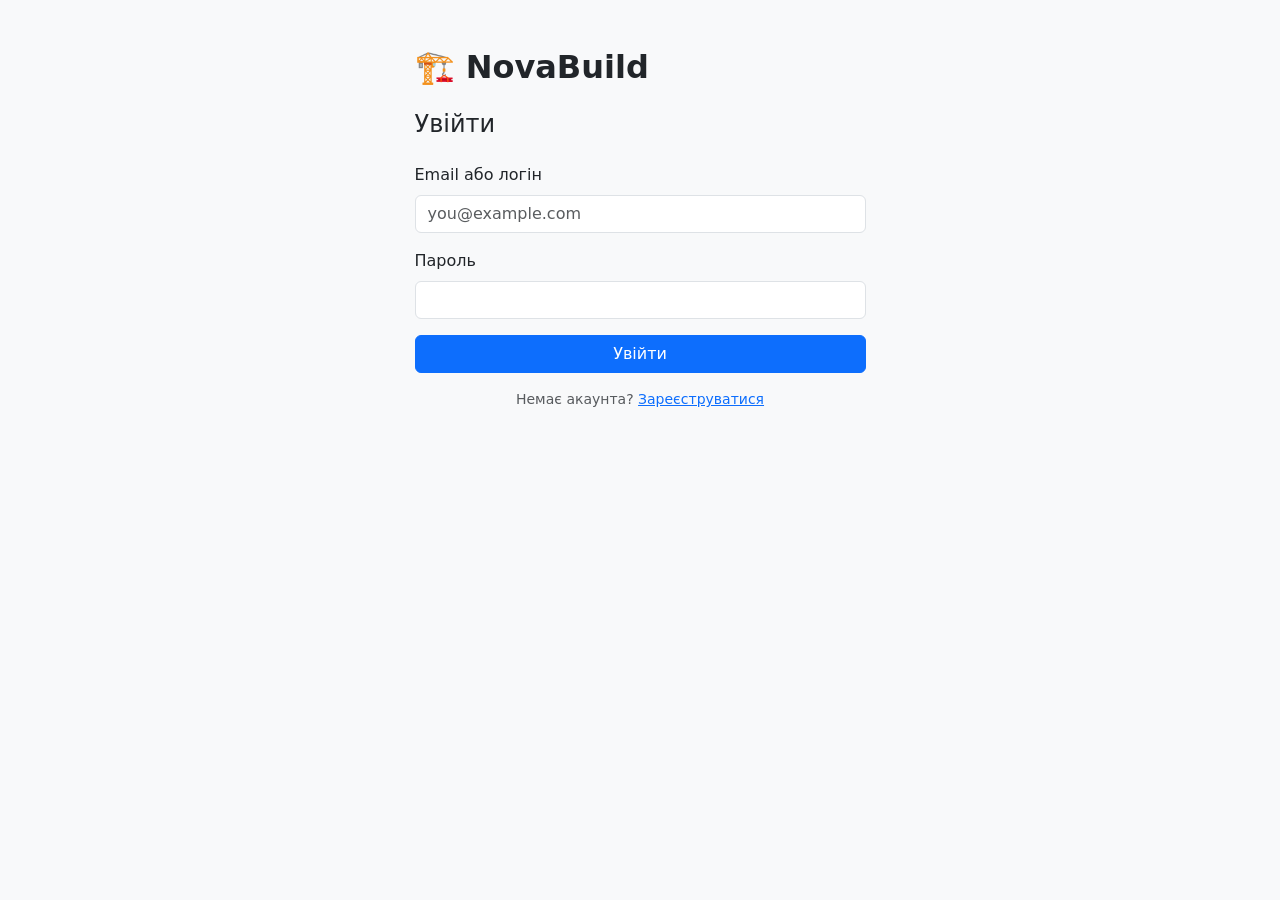
<file: project/frontend/pages/verify.html>
<!DOCTYPE html>
<html lang="uk">
<head>
  <meta charset="UTF-8">
  <meta name="viewport" content="width=device-width, initial-scale=1">
  <title>Підтвердження email — NovaBuild</title>
  <link href="https://cdn.jsdelivr.net/npm/bootstrap@5.3.3/dist/css/bootstrap.min.css" rel="stylesheet">
  <link rel="stylesheet" href="../css/common.css?v=27">
  <link rel="stylesheet" href="../css/auth.css?v=27">
</head>
<body>

<div class="container py-5">
  <div class="row justify-content-center">
    <div class="col-md-5">
      <h2 class="mb-4 fw-bold">🏗 NovaBuild</h2>
      <h4 class="mb-2">Підтвердьте email</h4>
      <p class="text-muted small mb-4">
        Ми надіслали 6-значний код на <strong id="verify-email-label"></strong>.
        Введіть його нижче, щоб завершити реєстрацію.
      </p>

      <div id="verify-error" class="alert alert-danger d-none"></div>
      <div id="verify-success" class="alert alert-success d-none"></div>

      <div class="mb-3">
        <label class="form-label">Код підтвердження</label>
        <input type="text" class="form-control form-control-lg text-center" id="verify-code"
               maxlength="6" inputmode="numeric" placeholder="000000" autocomplete="one-time-code">
      </div>
      <button class="btn btn-primary w-100 mb-3" onclick="doVerify()">Підтвердити</button>

      <p class="text-center text-muted small">
        Не прийшов код?
        <a href="#" onclick="doResend(); return false;">Надіслати ще раз</a>
      </p>
      <p class="text-center text-muted small">
        <a href="login.html">← Назад до входу</a>
      </p>
    </div>
  </div>
</div>

<script src="../js/common.js?v=27"></script>
<script src="../js/verify.js?v=27"></script>
</body>
</html>
</file>
<file: project/frontend/css/common.css>
body { background: #f8f9fa; }

.navbar-brand { color: #fff !important; }

.avatar-btn {
  width: 36px;
  height: 36px;
  padding: 0;
  font-weight: 600;
  line-height: 1;
  background-size: cover;
  background-position: center;
}

.badge-admin {
  background: linear-gradient(135deg, #b8860b, #ffd700);
  color: #3a2c00;
}

.notifications-dropdown {
  width: 320px;
  max-height: 400px;
  overflow-y: auto;
}

.notification-item {
  cursor: pointer;
  border-bottom: 1px solid #eee;
}
.notification-item:hover { background: #f8f9fa; }
.notification-item:last-child { border-bottom: none; }
.notification-unread { background: #eef4ff; }

.attachment-thumb {
  width: 84px;
  height: 84px;
  max-width: 84px;
  max-height: 84px;
  object-fit: cover;
  border-radius: 6px;
  border: 1px solid #dee2e6;
  cursor: pointer;
  transition: transform .1s;
}
.attachment-thumb:hover { transform: scale(1.04); }

.attachment-file-link {
  max-width: 100%;
  overflow-wrap: anywhere;
}

/* Safety net: any stray <img> inside a modal never breaks out of it,
   even if a specific size class wasn't applied to it. */
.modal-body img { max-width: 100%; }

/* Long unbroken strings (pasted URLs, "ТестТестТест…") must wrap inside a
   dialog instead of pushing its width past the viewport. */
.modal-body { overflow-wrap: break-word; }
#offer-detail-description { overflow-wrap: anywhere; }

/* Whole card acts as a button (offer feed, contract cards). */
.card[role="button"] { cursor: pointer; transition: box-shadow .12s ease; }
.card[role="button"]:hover { box-shadow: 0 0 0 2px rgba(13, 110, 253, .25); }

/* ── Support widget (support-widget.js) — floating window bottom-right ──────
   z-index below Bootstrap modals (1050+) so a contract dialog covers it. */
.support-panel {
  position: fixed;
  right: 16px;
  bottom: 16px;
  width: 360px;
  max-width: calc(100vw - 32px);
  height: 520px;
  max-height: calc(100vh - 32px);
  z-index: 1045;
  display: flex;
  flex-direction: column;
  background: #fff;
  border-radius: 12px;
  overflow: hidden;
  border: 1px solid #dee2e6;
}
.support-panel-header {
  display: flex;
  align-items: center;
  padding: 10px 12px;
  background: #dc3545;
  color: #fff;
}
.support-panel-body { flex: 1; overflow-y: auto; padding: 12px; display: flex; flex-direction: column; }
.support-panel-input { display: flex; gap: 6px; padding: 8px; border-top: 1px solid #dee2e6; }

.support-status { font-size: .8rem; padding: 6px 8px; border-radius: 6px; margin-bottom: 6px; }

/* message list — shared by the widget and the admin «Екстрена заявка» dialog */
.support-messages { display: flex; flex-direction: column; gap: 6px; flex: 1; overflow-y: auto; }
.support-msg {
  max-width: 85%;
  padding: 6px 10px;
  border-radius: 10px;
  font-size: .875rem;
  white-space: pre-wrap;
  word-break: break-word;
}
.support-msg.mine   { align-self: flex-end; background: #0d6efd; color: #fff; border-bottom-right-radius: 2px; }
.support-msg.theirs { align-self: flex-start; background: #eef0f2; color: #212529; border-bottom-left-radius: 2px; }
.support-msg.system { align-self: center; max-width: 95%; background: transparent; color: #6c757d; font-size: .75rem; text-align: center; }
.support-msg-author { font-size: .72rem; font-weight: 600; opacity: .8; margin-bottom: 2px; }
.support-msg-time   { display: block; font-size: .68rem; opacity: .65; margin-top: 2px; text-align: right; }

/* admin: pulsing badge on «🚨 Екстрені заявки» while any is open */
@keyframes urgent-pulse { 0%, 100% { opacity: 1; } 50% { opacity: .45; } }
.badge-urgent { animation: urgent-pulse 1.2s ease-in-out infinite; }
</file>
<file: project/frontend/css/dashboard.css>
.offer-card { transition: box-shadow .15s; }
.offer-card:hover { box-shadow: 0 .25rem .5rem rgba(0,0,0,.08); }

.avatar-lg {
  width: 56px;
  height: 56px;
  font-size: 1.25rem;
  font-weight: 600;
  flex-shrink: 0;
  background-size: cover;
  background-position: center;
}
</file>
<file: project/frontend/css/admin.css>
.list-group-item-action { cursor: pointer; }
</file>
<file: project/frontend/css/cabinet.css>
#profile-success { max-width: 480px; }

.avatar-xl {
  width: 96px;
  height: 96px;
  font-size: 2.25rem;
  font-weight: 600;
  background-size: cover;
  background-position: center;
  flex-shrink: 0;
}

.avatar-upload-btn {
  position: absolute;
  bottom: -2px;
  right: -2px;
  width: 28px;
  height: 28px;
  border-radius: 50%;
  background: #fff;
  border: 1px solid #dee2e6;
  display: flex;
  align-items: center;
  justify-content: center;
  font-size: .85rem;
  cursor: pointer;
}
.avatar-upload-btn:hover { background: #f0f0f0; }
</file>
<file: project/frontend/css/chat.css>
.chat-messages {
  height: 55vh;
  overflow-y: auto;
  border: 1px solid #e1e0d9;
  border-radius: 8px;
  padding: 12px;
  background: #fcfcfb;
  display: flex;
  flex-direction: column;
  gap: 8px;
}

/* Contracts sidebar list — scrolls on its own instead of stretching the page. */
.chat-contracts-list {
  max-height: 60vh;
  overflow-y: auto;
}

.chat-bubble {
  max-width: 70%;
  padding: 8px 12px;
  border-radius: 12px;
  font-size: .9rem;
  white-space: pre-wrap;
  word-break: break-word;
}

.chat-bubble.mine {
  align-self: flex-end;
  background: #0d6efd;
  color: #fff;
  border-bottom-right-radius: 2px;
}

.chat-bubble.theirs {
  align-self: flex-start;
  background: #eef0f2;
  color: #212529;
  border-bottom-left-radius: 2px;
}

/* Files in a bubble (common.js attachmentsHtml). The bubble is pre-wrap for
   message text — the attachment markup's own indentation must not show. */
.chat-bubble .chat-attachments { white-space: normal; }
.chat-bubble .chat-attachments .attachment-file-link {
  background: #fff;
  color: #212529;
}

.chat-bubble .chat-time {
  display: block;
  font-size: .7rem;
  opacity: .7;
  margin-top: 2px;
}
</file>
<file: project/frontend/css/connects.css>
.amount-btn { min-width: 84px; }
</file>
<file: project/frontend/css/finance.css>
.finance-chart-svg {
  width: 100%;
  height: auto;
  display: block;
}

.finance-line-key {
  display: inline-block;
  width: 14px;
  height: 2px;
  margin-right: 4px;
  vertical-align: middle;
}

.finance-legend-item {
  display: inline-flex;
  align-items: center;
  color: #52514e;
}

.finance-tooltip {
  position: absolute;
  display: none;
  pointer-events: none;
  background: #fcfcfb;
  border: 1px solid #e1e0d9;
  border-radius: 6px;
  box-shadow: 0 2px 8px rgba(11, 11, 11, 0.12);
  padding: 8px 10px;
  min-width: 160px;
  z-index: 5;
}

.finance-point {
  cursor: pointer;
}
</file>
<file: project/frontend/css/auth.css>
/* Role selector cards (register page) */
.role-card {
  cursor: pointer;
  transition: border-color .15s, background .15s;
  user-select: none;
}
.role-card:hover       { border-color: #0d6efd !important; background: #f0f5ff; }
.role-card.role-selected {
  border-color: #0d6efd !important;
  background: #e7f0ff;
  box-shadow: 0 0 0 2px #0d6efd44;
}
</file>
